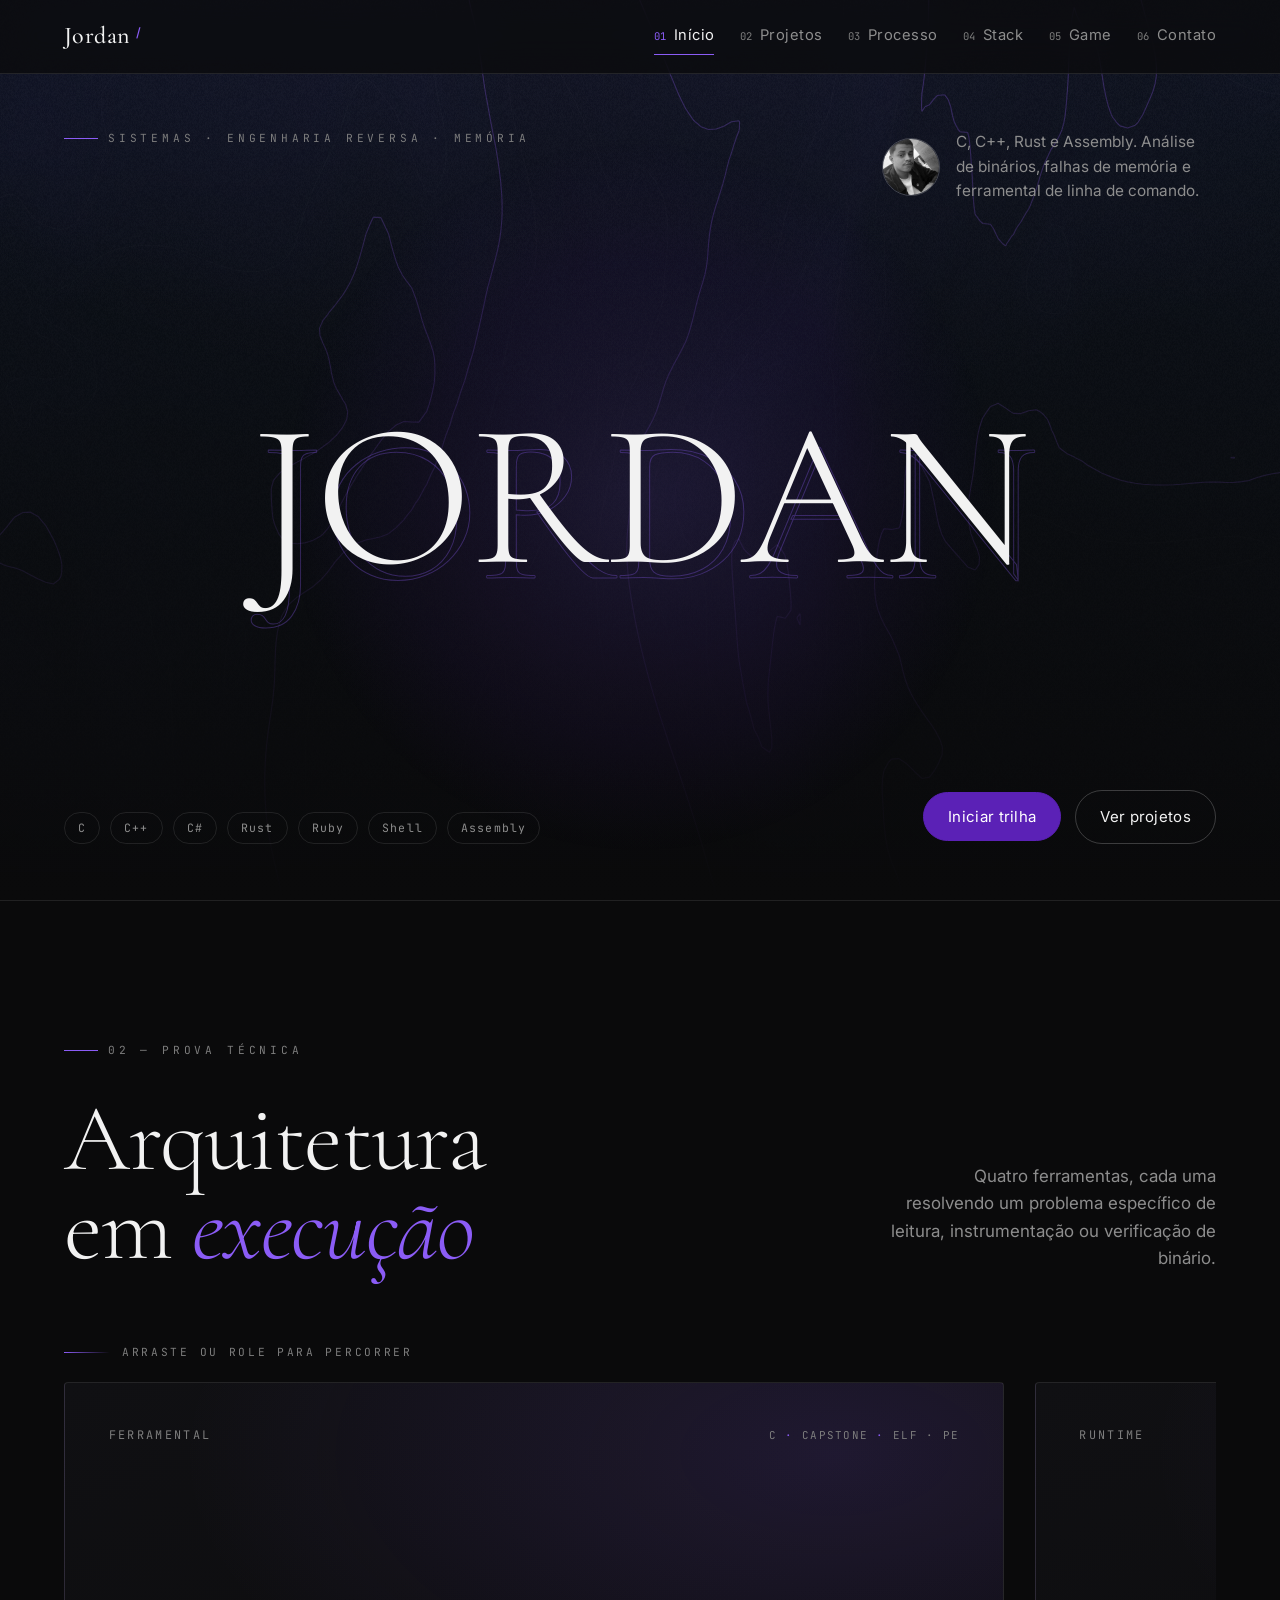
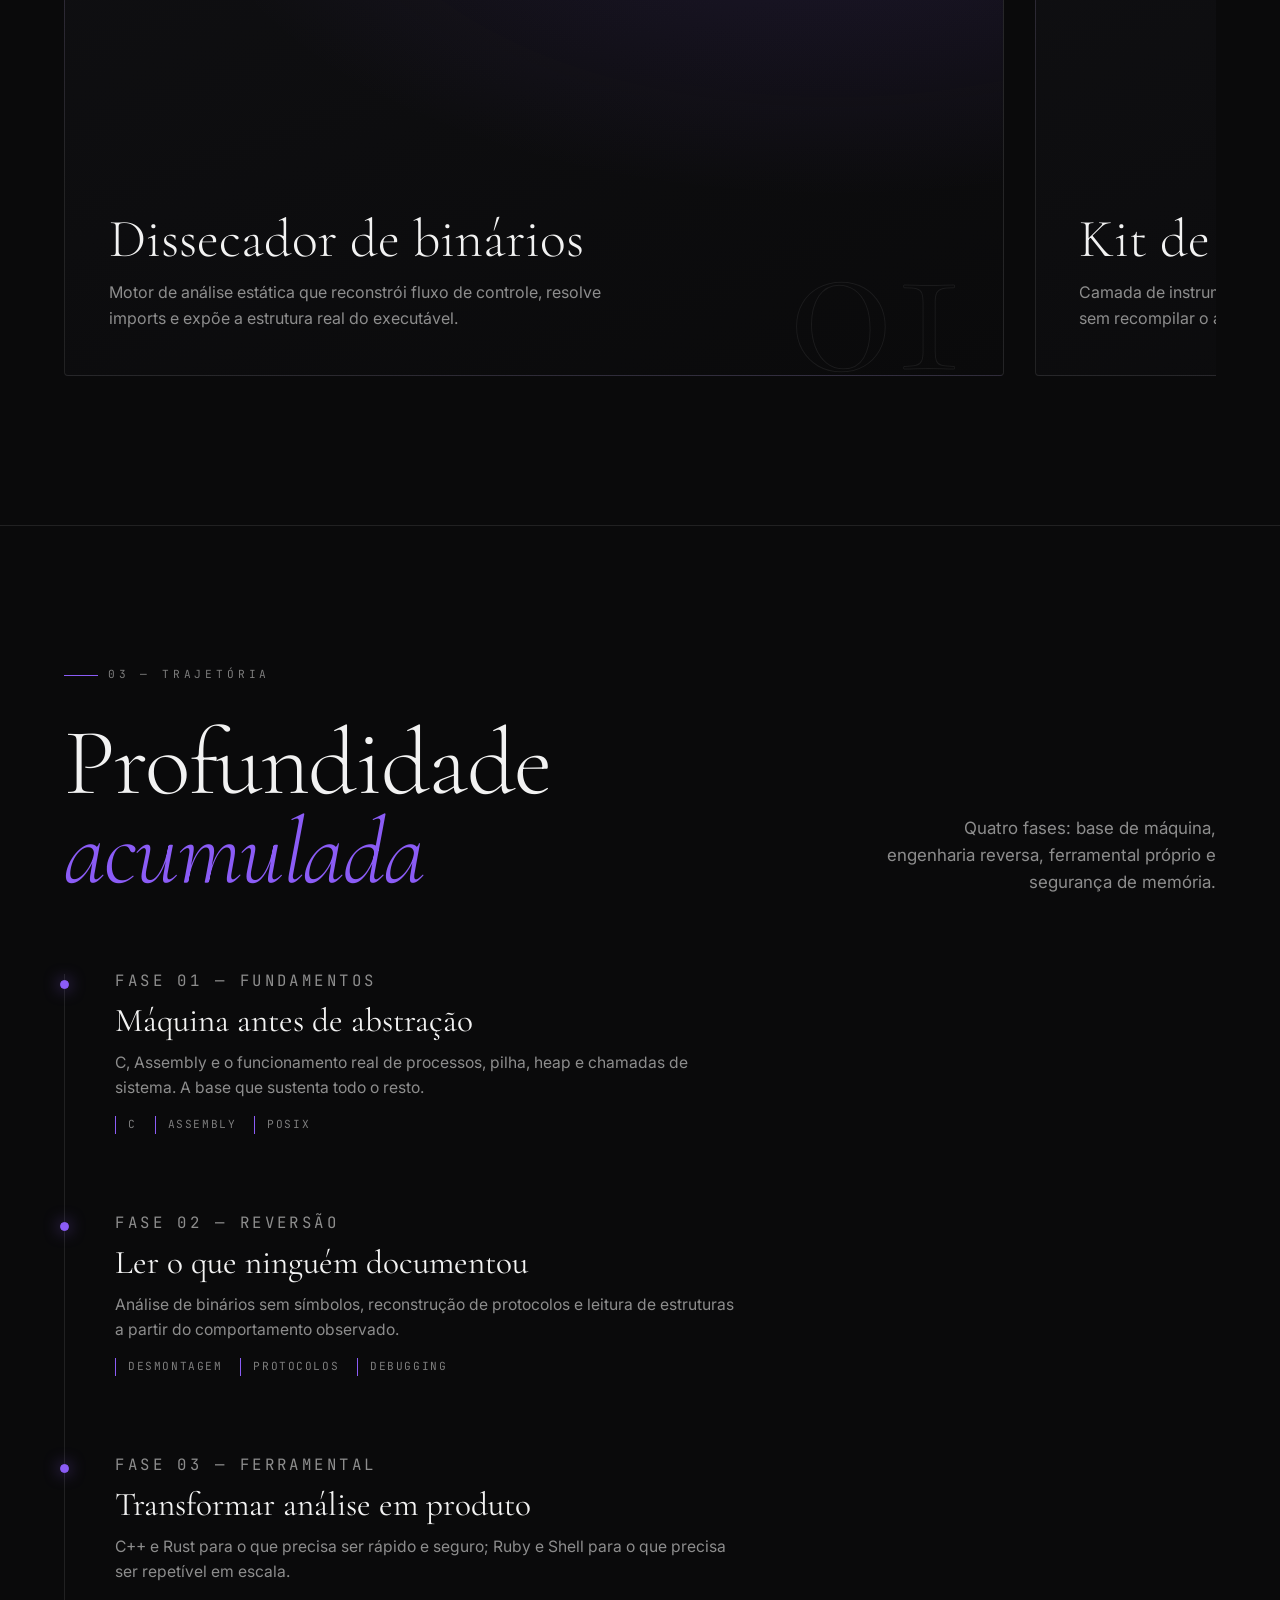
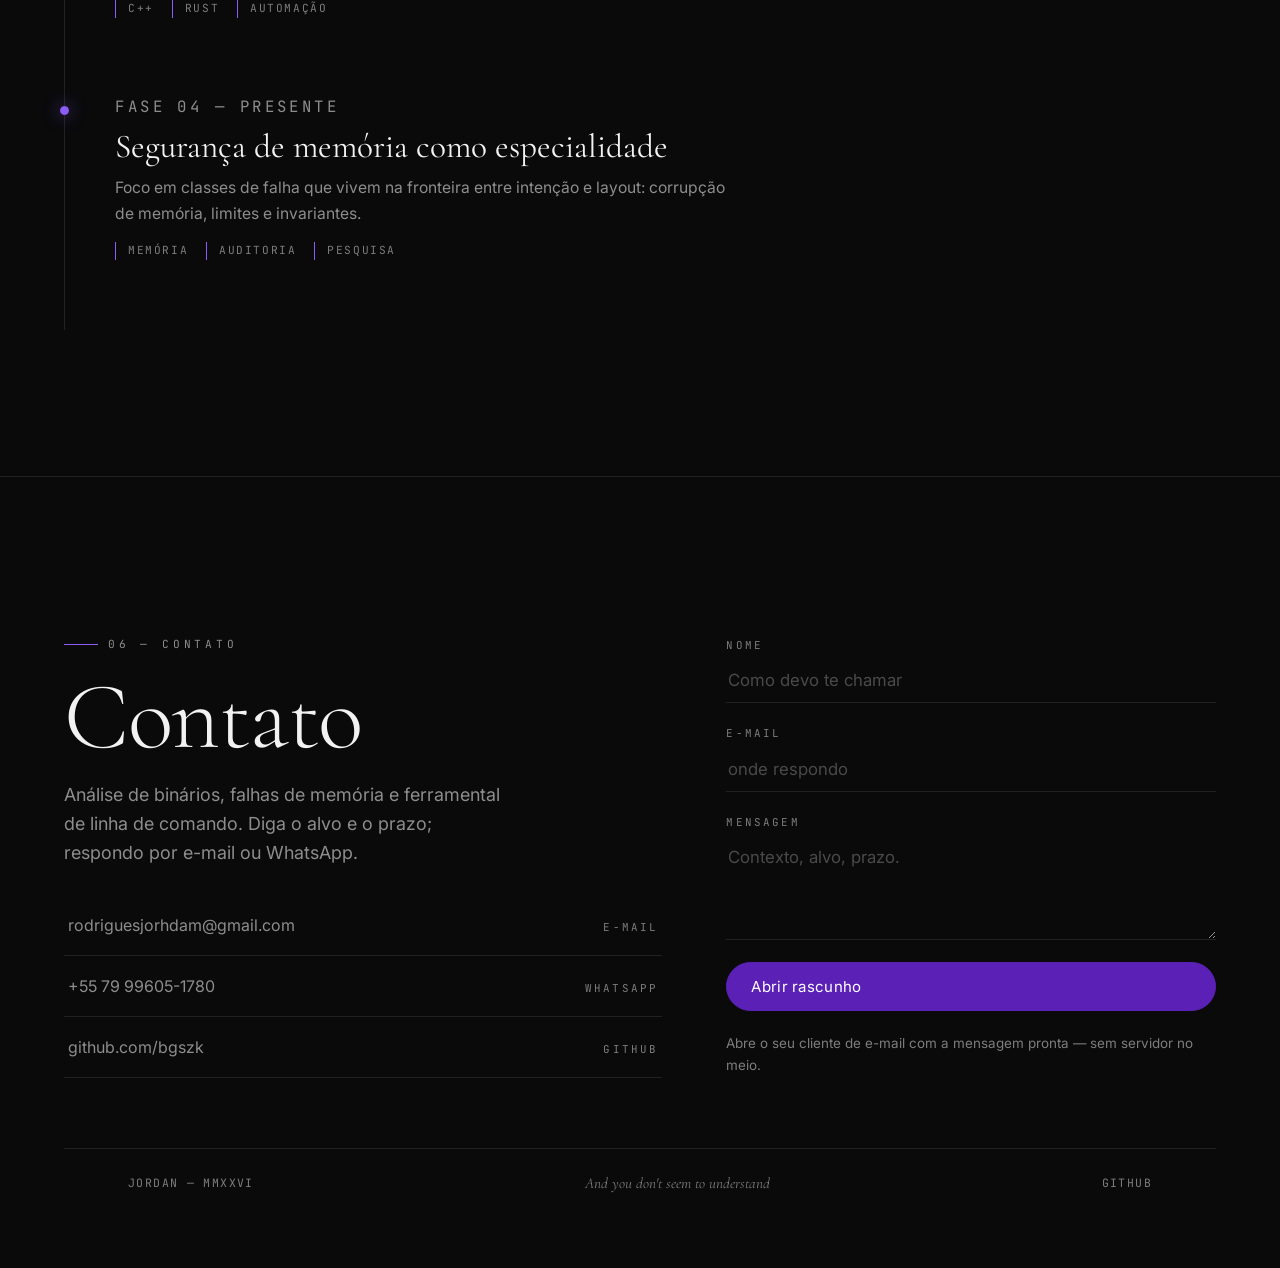
<file: index.html>
<!DOCTYPE html>
<html lang="pt-BR">
<head>
  <meta charset="UTF-8">
  <meta name="viewport" content="width=device-width, initial-scale=1.0">
  <title>Jordan — Sistemas de Baixo Nível &amp; Engenharia Reversa</title>
  <meta name="description" content="Portfólio de Jordan: sistemas de baixo nível, engenharia reversa, segurança de memória e ferramental em C, C++, Rust, Ruby e Assembly.">
  <link rel="icon" href="assets/favicon.svg" type="image/svg+xml">
  <link rel="preconnect" href="https://fonts.googleapis.com">
  <link rel="preconnect" href="https://fonts.gstatic.com" crossorigin>
  <link href="https://fonts.googleapis.com/css2?family=Cormorant+Garamond:ital,wght@0,300;0,400;0,500;1,300;1,400&family=Inter:wght@300;400;500&family=JetBrains+Mono:wght@400;500&display=swap" rel="stylesheet">
  <link rel="stylesheet" href="style.css">
</head>
<body>
  <canvas id="bg-canvas" aria-hidden="true"></canvas>
  <div class="field-scrim" aria-hidden="true"></div>

  <div class="site-shell">
    <header class="topbar">
      <a class="brand" href="index.html">Jordan<span class="brand-mark">/</span></a>
      <nav class="tabs" aria-label="Navegação principal">
        <a href="index.html" class="is-active" aria-current="page"><span>01</span>Início</a>
        <a href="projetos.html"><span>02</span>Projetos</a>
        <a href="processo.html"><span>03</span>Processo</a>
        <a href="codes.html"><span>04</span>Stack</a>
        <a href="game.html"><span>05</span>Game</a>
        <a href="contato.html"><span>06</span>Contato</a>
      </nav>
    </header>

    <main>
      <h1 class="sr-only">Jordan — engenharia de sistemas de baixo nível e engenharia reversa</h1>

      <!-- ============ HERO MONOLITH ============ -->
      <section class="hero">
        <div class="hero-top">
          <p class="eyebrow">Sistemas · Engenharia reversa · Memória</p>
          <div class="hero-about">
            <img
              class="hero-about-avatar"
              src="assets/retrato.jpg"
              alt=""
              width="160" height="160"
              onerror="this.onerror=null;this.src='assets/retrato-placeholder.svg';">
            <p class="hero-role">
              C, C++, Rust e Assembly. Análise de binários, falhas de memória e
              ferramental de linha de comando.
            </p>
          </div>
        </div>

        <div class="hero-stage" aria-hidden="true">
          <span class="hero-name-echo">JORDAN</span>
          <span class="hero-name">JORDAN</span>
        </div>

        <div class="hero-bottom">
          <div class="hero-stack">
            <span>C</span>
            <span>C++</span>
            <span>C#</span>
            <span>Rust</span>
            <span>Ruby</span>
            <span>Shell</span>
            <span>Assembly</span>
          </div>

          <div class="hero-actions">
            <button id="musicBtn" class="btn btn--primary" type="button">Iniciar trilha</button>
            <a class="btn" href="projetos.html">Ver projetos</a>
          </div>
        </div>
      </section>

      <!-- ============ PROJECT MATRIX ============ -->
      <section class="section matrix" id="projetos">
        <div class="section-head">
          <p class="eyebrow">02 — Prova técnica</p>
          <h2 class="display" data-reveal>Arquitetura<br>em <em>execução</em></h2>
          <p class="lede" data-reveal>
            Quatro ferramentas, cada uma resolvendo um problema específico de
            leitura, instrumentação ou verificação de binário.
          </p>
        </div>

        <p class="matrix-hint"><i></i>Arraste ou role para percorrer</p>

        <div class="matrix-track">
          <article class="case-card" data-index="01" tabindex="0">
            <div class="case-top">
              <p class="mono-label">Ferramental</p>
              <div class="case-tags"><span>C</span><span>Capstone</span><span>ELF · PE</span></div>
            </div>
            <div class="case-body">
              <h3>Dissecador de binários</h3>
              <p>Motor de análise estática que reconstrói fluxo de controle, resolve imports e expõe a estrutura real do executável.</p>
            </div>
            <div class="case-glass">
              <dl>
                <div><dt>Problema</dt><dd>Binários sem símbolos tornam auditoria e depuração lentas e manuais.</dd></div>
                <div><dt>Abordagem</dt><dd>Parser próprio de cabeçalhos e seções, desmontagem linear com resolução de saltos.</dd></div>
                <div><dt>Núcleo</dt><dd>Leitura de arquivo por mmap, tabelas de relocação e heurísticas de função.</dd></div>
              </dl>
            </div>
          </article>

          <article class="case-card" data-index="02" tabindex="0">
            <div class="case-top">
              <p class="mono-label">Runtime</p>
              <div class="case-tags"><span>C++</span><span>Hooking</span><span>Tracing</span></div>
            </div>
            <div class="case-body">
              <h3>Kit de introspecção</h3>
              <p>Camada de instrumentação que observa chamadas em tempo real sem recompilar o alvo.</p>
            </div>
            <div class="case-glass">
              <dl>
                <div><dt>Problema</dt><dd>Comportamento só se revela em execução — e o alvo não pode ser modificado.</dd></div>
                <div><dt>Abordagem</dt><dd>Interceptação de chamadas com ponteiros gerenciados e despacho por assinatura.</dd></div>
                <div><dt>Núcleo</dt><dd>C++ moderno, RAII sobre recursos nativos, registro tipado de rotinas.</dd></div>
              </dl>
            </div>
          </article>

          <article class="case-card" data-index="03" tabindex="0">
            <div class="case-top">
              <p class="mono-label">Sistemas</p>
              <div class="case-tags"><span>Rust</span><span>FFI</span><span>Unsafe</span></div>
            </div>
            <div class="case-body">
              <h3>Mapeador de memória</h3>
              <p>Modelagem de regiões mapeadas e permissões para responder onde um endereço vive — e o que ele pode fazer ali.</p>
            </div>
            <div class="case-glass">
              <dl>
                <div><dt>Problema</dt><dd>Endereços sem contexto de região escondem falhas de permissão e de layout.</dd></div>
                <div><dt>Abordagem</dt><dd>Estrutura de intervalos com busca logarítmica e verificação de limites.</dd></div>
                <div><dt>Núcleo</dt><dd>Ownership do Rust nas bordas, blocos unsafe isolados e documentados.</dd></div>
              </dl>
            </div>
          </article>

          <article class="case-card" data-index="04" tabindex="0">
            <div class="case-top">
              <p class="mono-label">Automação</p>
              <div class="case-tags"><span>Ruby</span><span>Shell</span><span>POSIX</span></div>
            </div>
            <div class="case-body">
              <h3>Suíte forense de linha de comando</h3>
              <p>Pipelines que varrem artefatos, extraem strings significativas e produzem relatórios auditáveis.</p>
            </div>
            <div class="case-glass">
              <dl>
                <div><dt>Problema</dt><dd>Triagem manual não escala e não deixa rastro reproduzível.</dd></div>
                <div><dt>Abordagem</dt><dd>Coletores idempotentes, saída determinística e relatório versionável.</dd></div>
                <div><dt>Núcleo</dt><dd>Ruby para parsing estruturado, Shell com <code>set -euo pipefail</code> para orquestração.</dd></div>
              </dl>
            </div>
          </article>
        </div>
      </section>

      <!-- ============ TIMELINE ============ -->
      <section class="section" id="processo">
        <div class="section-head">
          <p class="eyebrow">03 — Trajetória</p>
          <h2 class="display" data-reveal>Profundidade<br><em>acumulada</em></h2>
          <p class="lede" data-reveal>
            Quatro fases: base de máquina, engenharia reversa, ferramental próprio
            e segurança de memória.
          </p>
        </div>

        <div class="timeline">
          <article class="tl-item">
            <p class="tl-when">Fase 01 — Fundamentos</p>
            <h3>Máquina antes de abstração</h3>
            <p>C, Assembly e o funcionamento real de processos, pilha, heap e chamadas de sistema. A base que sustenta todo o resto.</p>
            <div class="tl-metrics"><span>C</span><span>Assembly</span><span>POSIX</span></div>
          </article>

          <article class="tl-item">
            <p class="tl-when">Fase 02 — Reversão</p>
            <h3>Ler o que ninguém documentou</h3>
            <p>Análise de binários sem símbolos, reconstrução de protocolos e leitura de estruturas a partir do comportamento observado.</p>
            <div class="tl-metrics"><span>Desmontagem</span><span>Protocolos</span><span>Debugging</span></div>
          </article>

          <article class="tl-item">
            <p class="tl-when">Fase 03 — Ferramental</p>
            <h3>Transformar análise em produto</h3>
            <p>C++ e Rust para o que precisa ser rápido e seguro; Ruby e Shell para o que precisa ser repetível em escala.</p>
            <div class="tl-metrics"><span>C++</span><span>Rust</span><span>Automação</span></div>
          </article>

          <article class="tl-item">
            <p class="tl-when">Fase 04 — Presente</p>
            <h3>Segurança de memória como especialidade</h3>
            <p>Foco em classes de falha que vivem na fronteira entre intenção e layout: corrupção de memória, limites e invariantes.</p>
            <div class="tl-metrics"><span>Memória</span><span>Auditoria</span><span>Pesquisa</span></div>
          </article>
        </div>
      </section>

      <!-- ============ CONTACT TERMINAL ============ -->
      <section class="terminal" id="contato">
        <div class="terminal-inner">
          <div class="terminal-left">
            <p class="eyebrow eyebrow--block">06 — Contato</p>
            <h2 class="display" data-reveal>Contato</h2>
            <p data-reveal>
              Análise de binários, falhas de memória e ferramental de linha de
              comando. Diga o alvo e o prazo; respondo por e-mail ou WhatsApp.
            </p>

            <div class="magnetic-list">
              <a class="magnetic" data-magnetic href="mailto:rodriguesjorhdam@gmail.com">
                rodriguesjorhdam@gmail.com <b>E-mail</b>
              </a>
              <a class="magnetic" data-magnetic href="https://wa.me/5579996051780" target="_blank" rel="noopener noreferrer">
                +55 79 99605-1780 <b>WhatsApp</b>
              </a>
              <a class="magnetic" data-magnetic href="https://github.com/bgszk" target="_blank" rel="noopener noreferrer">
                github.com/bgszk <b>GitHub</b>
              </a>
            </div>
          </div>

          <form class="contact-form" data-mailto="rodriguesjorhdam@gmail.com">
            <div class="field">
              <label for="c-name">Nome</label>
              <input id="c-name" name="name" type="text" placeholder="Como devo te chamar" autocomplete="name" required>
            </div>
            <div class="field">
              <label for="c-email">E-mail</label>
              <input id="c-email" name="email" type="email" placeholder="onde respondo" autocomplete="email" required>
            </div>
            <div class="field">
              <label for="c-message">Mensagem</label>
              <textarea id="c-message" name="message" rows="4" placeholder="Contexto, alvo, prazo." required></textarea>
            </div>
            <button class="btn btn--primary" type="submit">Abrir rascunho</button>
            <p class="form-note">Abre o seu cliente de e-mail com a mensagem pronta — sem servidor no meio.</p>
          </form>
        </div>

        <footer class="site-foot">
          <span>Jordan — MMXXVI</span>
          <span class="foot-quote">And you don&apos;t seem to understand</span>
          <a href="https://github.com/bgszk" target="_blank" rel="noopener noreferrer">GitHub</a>
        </footer>
      </section>
    </main>
  </div>

  <audio id="bgMusic" loop preload="none">
    <source src="lain.mp3" type="audio/mpeg">
  </audio>

  <script src="background.js"></script>
  <script src="script.js"></script>
</body>
</html>
</file>
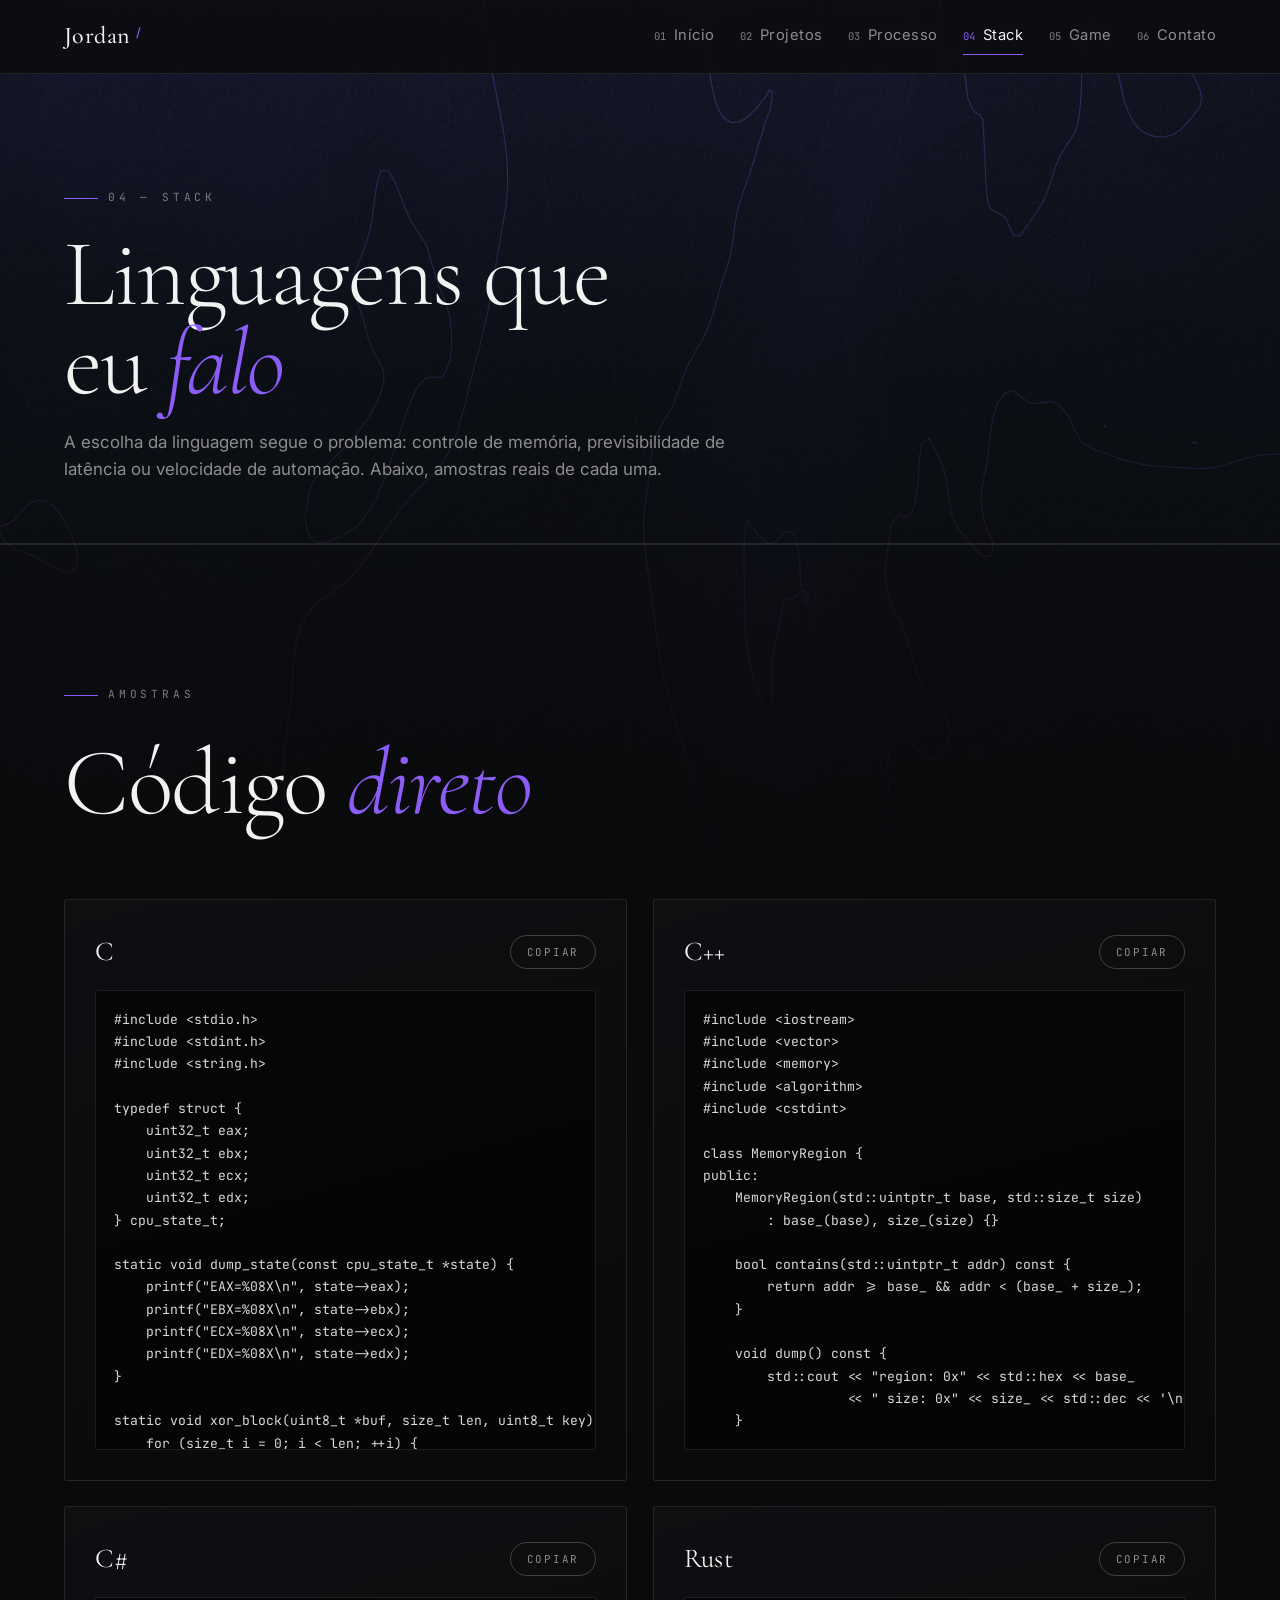
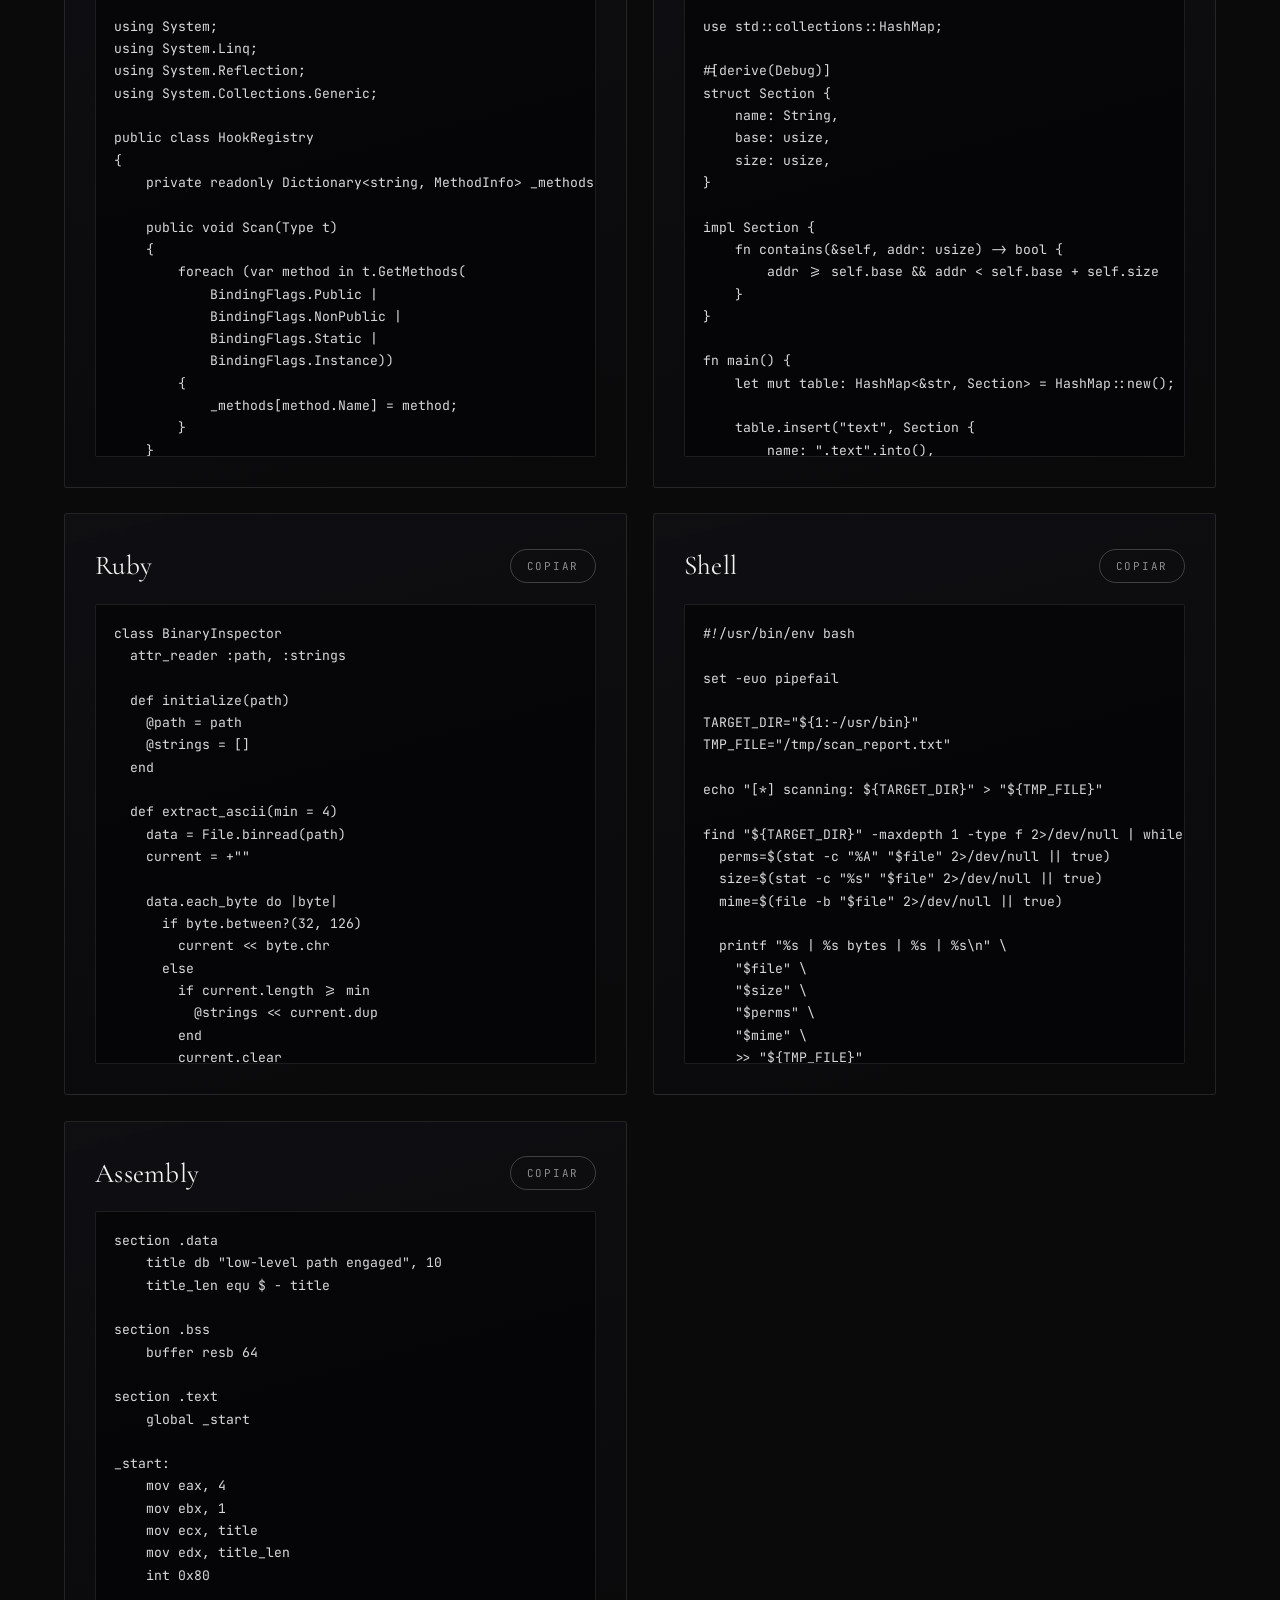
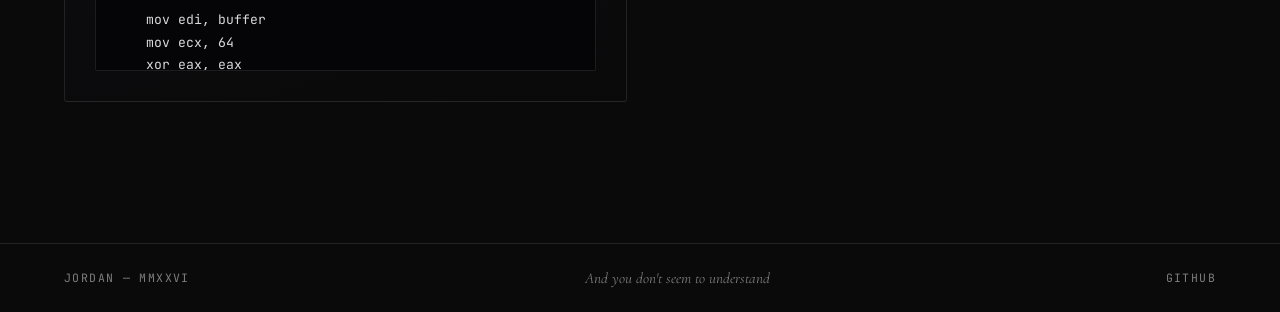
<file: codes.html>
<!DOCTYPE html>
<html lang="pt-BR">
<head>
  <meta charset="UTF-8">
  <meta name="viewport" content="width=device-width, initial-scale=1.0">
  <title>Stack — Jordan</title>
  <meta name="description" content="Amostras de código em C, C++, C#, Rust, Ruby, Shell e Assembly.">
  <link rel="icon" href="assets/favicon.svg" type="image/svg+xml">
  <link rel="preconnect" href="https://fonts.googleapis.com">
  <link rel="preconnect" href="https://fonts.gstatic.com" crossorigin>
  <link href="https://fonts.googleapis.com/css2?family=Cormorant+Garamond:ital,wght@0,300;0,400;0,500;1,300;1,400&family=Inter:wght@300;400;500&family=JetBrains+Mono:wght@400;500&display=swap" rel="stylesheet">
  <link rel="stylesheet" href="style.css">
</head>
<body>
  <canvas id="bg-canvas" aria-hidden="true"></canvas>
  <div class="field-scrim" aria-hidden="true"></div>

  <div class="site-shell">
    <header class="topbar">
      <a class="brand" href="index.html">Jordan<span class="brand-mark">/</span></a>
      <nav class="tabs" aria-label="Navegação principal">
        <a href="index.html"><span>01</span>Início</a>
        <a href="projetos.html"><span>02</span>Projetos</a>
        <a href="processo.html"><span>03</span>Processo</a>
        <a href="codes.html" class="is-active" aria-current="page"><span>04</span>Stack</a>
        <a href="game.html"><span>05</span>Game</a>
        <a href="contato.html"><span>06</span>Contato</a>
      </nav>
    </header>

    <main>
      <section class="page-hero">
        <p class="eyebrow">04 — Stack</p>
        <h1 class="display">Linguagens que<br>eu <em>falo</em></h1>
        <p class="lede">
          A escolha da linguagem segue o problema: controle de memória, previsibilidade
          de latência ou velocidade de automação. Abaixo, amostras reais de cada uma.
        </p>
      </section>

      <section class="section">
        <div class="section-head">
          <p class="eyebrow">Amostras</p>
          <h2 class="display" data-reveal>Código <em>direto</em></h2>
          <p class="lede" data-reveal>Trechos que exercitam controle de memória, tipagem e estrutura.</p>
        </div>

        <div class="skills-grid">
          <article class="skill-card">
            <div class="skill-top">
              <h2>C</h2>
              <button class="copyBtn" type="button">Copiar</button>
            </div>
            <pre><code>#include &lt;stdio.h&gt;
#include &lt;stdint.h&gt;
#include &lt;string.h&gt;

typedef struct {
    uint32_t eax;
    uint32_t ebx;
    uint32_t ecx;
    uint32_t edx;
} cpu_state_t;

static void dump_state(const cpu_state_t *state) {
    printf("EAX=%08X\n", state-&gt;eax);
    printf("EBX=%08X\n", state-&gt;ebx);
    printf("ECX=%08X\n", state-&gt;ecx);
    printf("EDX=%08X\n", state-&gt;edx);
}

static void xor_block(uint8_t *buf, size_t len, uint8_t key) {
    for (size_t i = 0; i &lt; len; ++i) {
        buf[i] ^= key;
    }
}

int main(void) {
    cpu_state_t state = {
        .eax = 0xDEADBEEF,
        .ebx = 0xCAFEBABE,
        .ecx = 0x41414141,
        .edx = 0x13371337
    };

    uint8_t payload[] = "raw-buffer-control";
    xor_block(payload, strlen((char*)payload), 0x5A);

    dump_state(&state);
    printf("patched: ");
    for (size_t i = 0; i &lt; sizeof(payload) - 1; ++i) {
        printf("%02X ", payload[i]);
    }
    printf("\n");

    return 0;
}</code></pre>
          </article>

          <article class="skill-card">
            <div class="skill-top">
              <h2>C++</h2>
              <button class="copyBtn" type="button">Copiar</button>
            </div>
            <pre><code>#include &lt;iostream&gt;
#include &lt;vector&gt;
#include &lt;memory&gt;
#include &lt;algorithm&gt;
#include &lt;cstdint&gt;

class MemoryRegion {
public:
    MemoryRegion(std::uintptr_t base, std::size_t size)
        : base_(base), size_(size) {}

    bool contains(std::uintptr_t addr) const {
        return addr &gt;= base_ &amp;&amp; addr &lt; (base_ + size_);
    }

    void dump() const {
        std::cout &lt;&lt; "region: 0x" &lt;&lt; std::hex &lt;&lt; base_
                  &lt;&lt; " size: 0x" &lt;&lt; size_ &lt;&lt; std::dec &lt;&lt; '\n';
    }

private:
    std::uintptr_t base_;
    std::size_t size_;
};

int main() {
    std::vector&lt;std::unique_ptr&lt;MemoryRegion&gt;&gt; regions;
    regions.emplace_back(std::make_unique&lt;MemoryRegion&gt;(0x1000, 0x200));
    regions.emplace_back(std::make_unique&lt;MemoryRegion&gt;(0x2000, 0x400));
    regions.emplace_back(std::make_unique&lt;MemoryRegion&gt;(0x3000, 0x800));

    for (const auto&amp; region : regions) {
        region-&gt;dump();
    }

    auto target = std::find_if(
        regions.begin(),
        regions.end(),
        [](const auto&amp; region) {
            return region-&gt;contains(0x22AF);
        }
    );

    if (target != regions.end()) {
        std::cout &lt;&lt; "address mapped inside region\n";
    } else {
        std::cout &lt;&lt; "address not mapped\n";
    }

    return 0;
}</code></pre>
          </article>

          <article class="skill-card">
            <div class="skill-top">
              <h2>C#</h2>
              <button class="copyBtn" type="button">Copiar</button>
            </div>
            <pre><code>using System;
using System.Linq;
using System.Reflection;
using System.Collections.Generic;

public class HookRegistry
{
    private readonly Dictionary&lt;string, MethodInfo&gt; _methods = new();

    public void Scan(Type t)
    {
        foreach (var method in t.GetMethods(
            BindingFlags.Public |
            BindingFlags.NonPublic |
            BindingFlags.Static |
            BindingFlags.Instance))
        {
            _methods[method.Name] = method;
        }
    }

    public void Dump()
    {
        foreach (var pair in _methods.OrderBy(p =&gt; p.Key))
        {
            Console.WriteLine($"{pair.Key} -&gt; {pair.Value.ReturnType.Name}");
        }
    }
}

public class TargetRuntime
{
    private static string ResolveToken(int token) =&gt; $"token:{token:X}";
    public int Patch(int address) =&gt; address ^ 0x45AF;
}

public static class Program
{
    public static void Main()
    {
        var registry = new HookRegistry();
        registry.Scan(typeof(TargetRuntime));
        registry.Dump();

        var runtime = new TargetRuntime();
        Console.WriteLine(runtime.Patch(0x401000));
    }
}</code></pre>
          </article>

          <article class="skill-card">
            <div class="skill-top">
              <h2>Rust</h2>
              <button class="copyBtn" type="button">Copiar</button>
            </div>
            <pre><code>use std::collections::HashMap;

#[derive(Debug)]
struct Section {
    name: String,
    base: usize,
    size: usize,
}

impl Section {
    fn contains(&self, addr: usize) -&gt; bool {
        addr &gt;= self.base &amp;&amp; addr &lt; self.base + self.size
    }
}

fn main() {
    let mut table: HashMap&lt;&amp;str, Section&gt; = HashMap::new();

    table.insert("text", Section {
        name: ".text".into(),
        base: 0x401000,
        size: 0x1800,
    });

    table.insert("rdata", Section {
        name: ".rdata".into(),
        base: 0x403000,
        size: 0x0C00,
    });

    table.insert("data", Section {
        name: ".data".into(),
        base: 0x404000,
        size: 0x0800,
    });

    let probe = 0x401ABC;

    for (_, section) in &table {
        if section.contains(probe) {
            println!("address {:#X} inside {}", probe, section.name);
        }
    }
}</code></pre>
          </article>

          <article class="skill-card">
            <div class="skill-top">
              <h2>Ruby</h2>
              <button class="copyBtn" type="button">Copiar</button>
            </div>
            <pre><code>class BinaryInspector
  attr_reader :path, :strings

  def initialize(path)
    @path = path
    @strings = []
  end

  def extract_ascii(min = 4)
    data = File.binread(path)
    current = +""

    data.each_byte do |byte|
      if byte.between?(32, 126)
        current &lt;&lt; byte.chr
      else
        if current.length &gt;= min
          @strings &lt;&lt; current.dup
        end
        current.clear
      end
    end

    @strings
  end

  def summary
    puts "file: #{path}"
    puts "strings found: #{@strings.length}"
    @strings.first(10).each_with_index do |str, i|
      puts "[#{i}] #{str}"
    end
  end
end

inspector = BinaryInspector.new("sample.bin")
inspector.extract_ascii
inspector.summary</code></pre>
          </article>

          <article class="skill-card">
            <div class="skill-top">
              <h2>Shell</h2>
              <button class="copyBtn" type="button">Copiar</button>
            </div>
            <pre><code>#!/usr/bin/env bash

set -euo pipefail

TARGET_DIR="${1:-/usr/bin}"
TMP_FILE="/tmp/scan_report.txt"

echo "[*] scanning: ${TARGET_DIR}" &gt; "${TMP_FILE}"

find "${TARGET_DIR}" -maxdepth 1 -type f 2&gt;/dev/null | while read -r file; do
  perms=$(stat -c "%A" "$file" 2&gt;/dev/null || true)
  size=$(stat -c "%s" "$file" 2&gt;/dev/null || true)
  mime=$(file -b "$file" 2&gt;/dev/null || true)

  printf "%s | %s bytes | %s | %s\n" \
    "$file" \
    "$size" \
    "$perms" \
    "$mime" \
    &gt;&gt; "${TMP_FILE}"
done

sort "${TMP_FILE}" | tail -n 50

echo "[+] report saved in ${TMP_FILE}"</code></pre>
          </article>

          <article class="skill-card">
            <div class="skill-top">
              <h2>Assembly</h2>
              <button class="copyBtn" type="button">Copiar</button>
            </div>
            <pre><code>section .data
    title db "low-level path engaged", 10
    title_len equ $ - title

section .bss
    buffer resb 64

section .text
    global _start

_start:
    mov eax, 4
    mov ebx, 1
    mov ecx, title
    mov edx, title_len
    int 0x80

    mov edi, buffer
    mov ecx, 64
    xor eax, eax

fill_loop:
    mov [edi], al
    inc edi
    inc eax
    loop fill_loop

    mov eax, 1
    xor ebx, ebx
    int 0x80</code></pre>
          </article>
        </div>
      </section>

      <footer class="site-foot">
        <span>Jordan — MMXXVI</span>
        <span class="foot-quote">And you don&apos;t seem to understand</span>
        <a href="https://github.com/bgszk" target="_blank" rel="noopener noreferrer">GitHub</a>
      </footer>
    </main>
  </div>

  <script src="background.js"></script>
  <script src="script.js"></script>
</body>
</html>
</file>
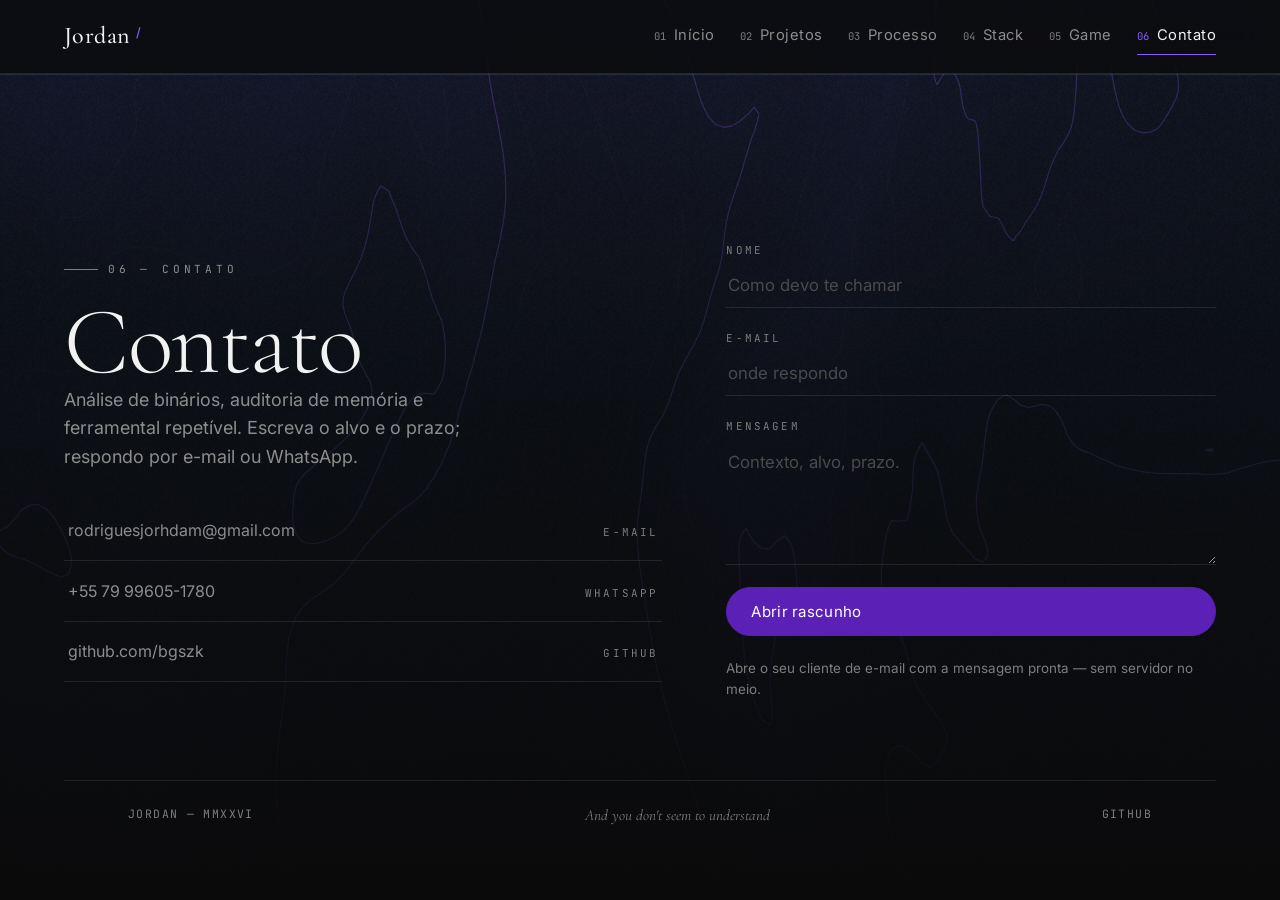
<file: contato.html>
<!DOCTYPE html>
<html lang="pt-BR">
<head>
  <meta charset="UTF-8">
  <meta name="viewport" content="width=device-width, initial-scale=1.0">
  <title>Contato — Jordan</title>
  <meta name="description" content="Contato de Jordan: e-mail, WhatsApp e GitHub — para projetos de baixo nível, análise de binários e segurança de memória.">
  <link rel="icon" href="assets/favicon.svg" type="image/svg+xml">
  <link rel="preconnect" href="https://fonts.googleapis.com">
  <link rel="preconnect" href="https://fonts.gstatic.com" crossorigin>
  <link href="https://fonts.googleapis.com/css2?family=Cormorant+Garamond:ital,wght@0,300;0,400;0,500;1,300;1,400&family=Inter:wght@300;400;500&family=JetBrains+Mono:wght@400;500&display=swap" rel="stylesheet">
  <link rel="stylesheet" href="style.css">
</head>
<body>
  <canvas id="bg-canvas" aria-hidden="true"></canvas>
  <div class="field-scrim" aria-hidden="true"></div>

  <div class="site-shell">
    <header class="topbar">
      <a class="brand" href="index.html">Jordan<span class="brand-mark">/</span></a>
      <nav class="tabs" aria-label="Navegação principal">
        <a href="index.html"><span>01</span>Início</a>
        <a href="projetos.html"><span>02</span>Projetos</a>
        <a href="processo.html"><span>03</span>Processo</a>
        <a href="codes.html"><span>04</span>Stack</a>
        <a href="game.html"><span>05</span>Game</a>
        <a href="contato.html" class="is-active" aria-current="page"><span>06</span>Contato</a>
      </nav>
    </header>

    <main>
      <section class="terminal">
        <div class="terminal-inner">
          <div class="terminal-left">
            <p class="eyebrow eyebrow--block">06 — Contato</p>
            <h1 class="display" data-reveal>Contato</h1>
            <p data-reveal>
              Análise de binários, auditoria de memória e ferramental repetível.
              Escreva o alvo e o prazo; respondo por e-mail ou WhatsApp.
            </p>

            <div class="magnetic-list">
              <a class="magnetic" data-magnetic href="mailto:rodriguesjorhdam@gmail.com">
                rodriguesjorhdam@gmail.com <b>E-mail</b>
              </a>
              <a class="magnetic" data-magnetic href="https://wa.me/5579996051780" target="_blank" rel="noopener noreferrer">
                +55 79 99605-1780 <b>WhatsApp</b>
              </a>
              <a class="magnetic" data-magnetic href="https://github.com/bgszk" target="_blank" rel="noopener noreferrer">
                github.com/bgszk <b>GitHub</b>
              </a>
            </div>
          </div>

          <form class="contact-form" data-mailto="rodriguesjorhdam@gmail.com">
            <div class="field">
              <label for="c-name">Nome</label>
              <input id="c-name" name="name" type="text" placeholder="Como devo te chamar" autocomplete="name" required>
            </div>
            <div class="field">
              <label for="c-email">E-mail</label>
              <input id="c-email" name="email" type="email" placeholder="onde respondo" autocomplete="email" required>
            </div>
            <div class="field">
              <label for="c-message">Mensagem</label>
              <textarea id="c-message" name="message" rows="5" placeholder="Contexto, alvo, prazo." required></textarea>
            </div>
            <button class="btn btn--primary" type="submit">Abrir rascunho</button>
            <p class="form-note">Abre o seu cliente de e-mail com a mensagem pronta — sem servidor no meio.</p>
          </form>
        </div>

        <footer class="site-foot">
          <span>Jordan — MMXXVI</span>
          <span class="foot-quote">And you don&apos;t seem to understand</span>
          <a href="https://github.com/bgszk" target="_blank" rel="noopener noreferrer">GitHub</a>
        </footer>
      </section>
    </main>
  </div>

  <script src="background.js"></script>
  <script src="script.js"></script>
</body>
</html>
</file>
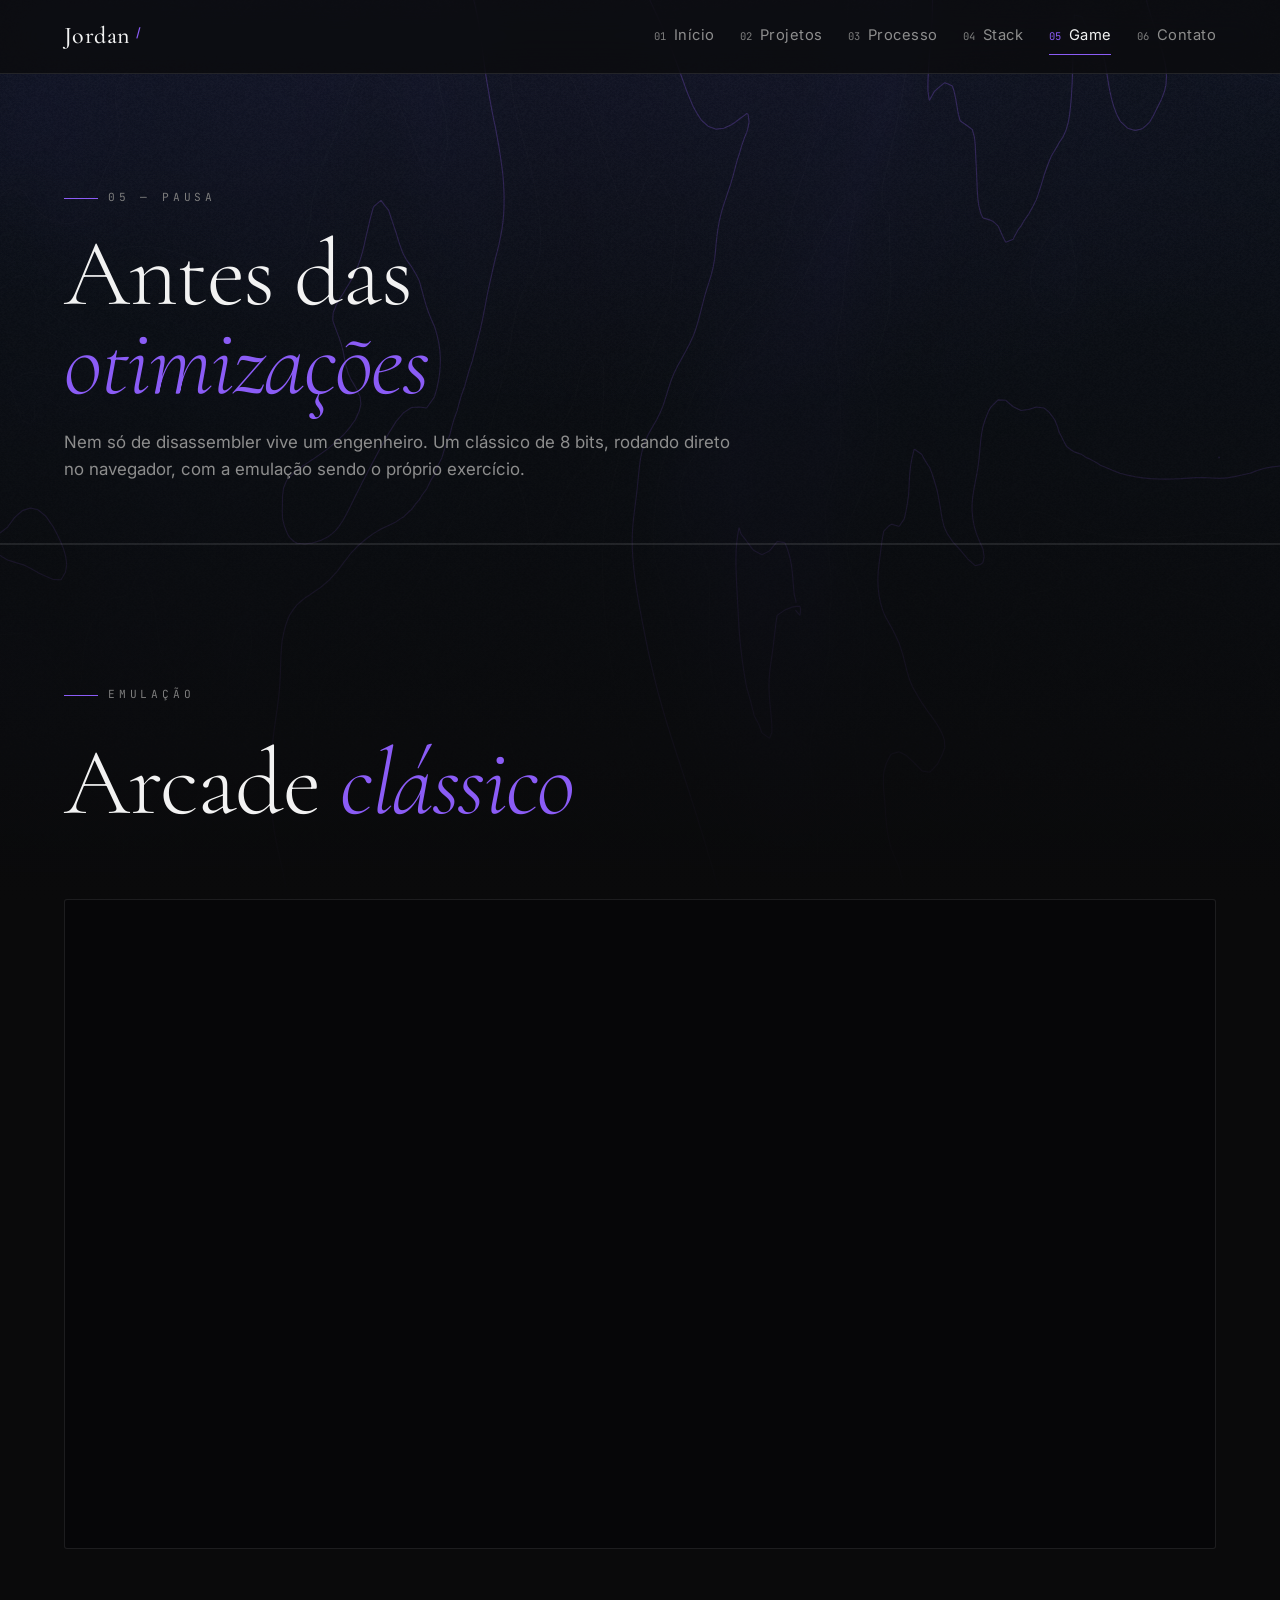
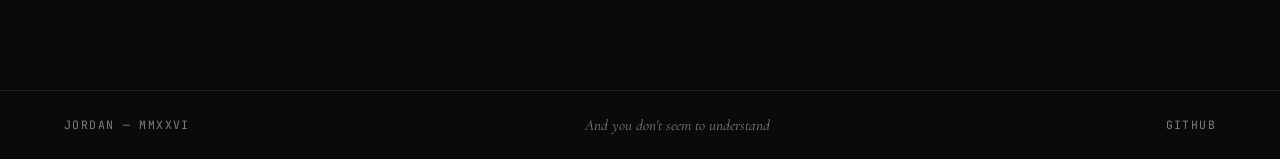
<file: game.html>
<!DOCTYPE html>
<html lang="pt-BR">
<head>
  <meta charset="UTF-8">
  <meta name="viewport" content="width=device-width, initial-scale=1.0">
  <title>Arcade — Jordan</title>
  <meta name="description" content="Pausa obrigatória: um clássico rodando no navegador.">
  <link rel="icon" href="assets/favicon.svg" type="image/svg+xml">
  <link rel="preconnect" href="https://fonts.googleapis.com">
  <link rel="preconnect" href="https://fonts.gstatic.com" crossorigin>
  <link href="https://fonts.googleapis.com/css2?family=Cormorant+Garamond:ital,wght@0,300;0,400;0,500;1,300;1,400&family=Inter:wght@300;400;500&family=JetBrains+Mono:wght@400;500&display=swap" rel="stylesheet">
  <link rel="stylesheet" href="style.css">
</head>
<body>
  <canvas id="bg-canvas" aria-hidden="true"></canvas>
  <div class="field-scrim" aria-hidden="true"></div>

  <div class="site-shell">
    <header class="topbar">
      <a class="brand" href="index.html">Jordan<span class="brand-mark">/</span></a>
      <nav class="tabs" aria-label="Navegação principal">
        <a href="index.html"><span>01</span>Início</a>
        <a href="projetos.html"><span>02</span>Projetos</a>
        <a href="processo.html"><span>03</span>Processo</a>
        <a href="codes.html"><span>04</span>Stack</a>
        <a href="game.html" class="is-active" aria-current="page"><span>05</span>Game</a>
        <a href="contato.html"><span>06</span>Contato</a>
      </nav>
    </header>

    <main>
      <section class="page-hero">
        <p class="eyebrow">05 — Pausa</p>
        <h1 class="display">Antes das<br><em>otimizações</em></h1>
        <p class="lede">
          Nem só de disassembler vive um engenheiro. Um clássico de 8 bits,
          rodando direto no navegador, com a emulação sendo o próprio exercício.
        </p>
      </section>

      <section class="section">
        <div class="section-head">
          <p class="eyebrow">Emulação</p>
          <h2 class="display" data-reveal>Arcade <em>clássico</em></h2>
          <p class="lede" data-reveal>Setas para mover, Z e X para ação.</p>
        </div>

        <div class="game-wrap">
          <iframe
            src="https://www.retrogames.cc/embed/42801-super-mario-bros-nes.html"
            title="Super Mario Bros. — NES, via emulação no navegador"
            allowfullscreen
            loading="lazy">
          </iframe>
        </div>
      </section>

      <footer class="site-foot">
        <span>Jordan — MMXXVI</span>
        <span class="foot-quote">And you don&apos;t seem to understand</span>
        <a href="https://github.com/bgszk" target="_blank" rel="noopener noreferrer">GitHub</a>
      </footer>
    </main>
  </div>

  <script src="background.js"></script>
  <script src="script.js"></script>
</body>
</html>
</file>
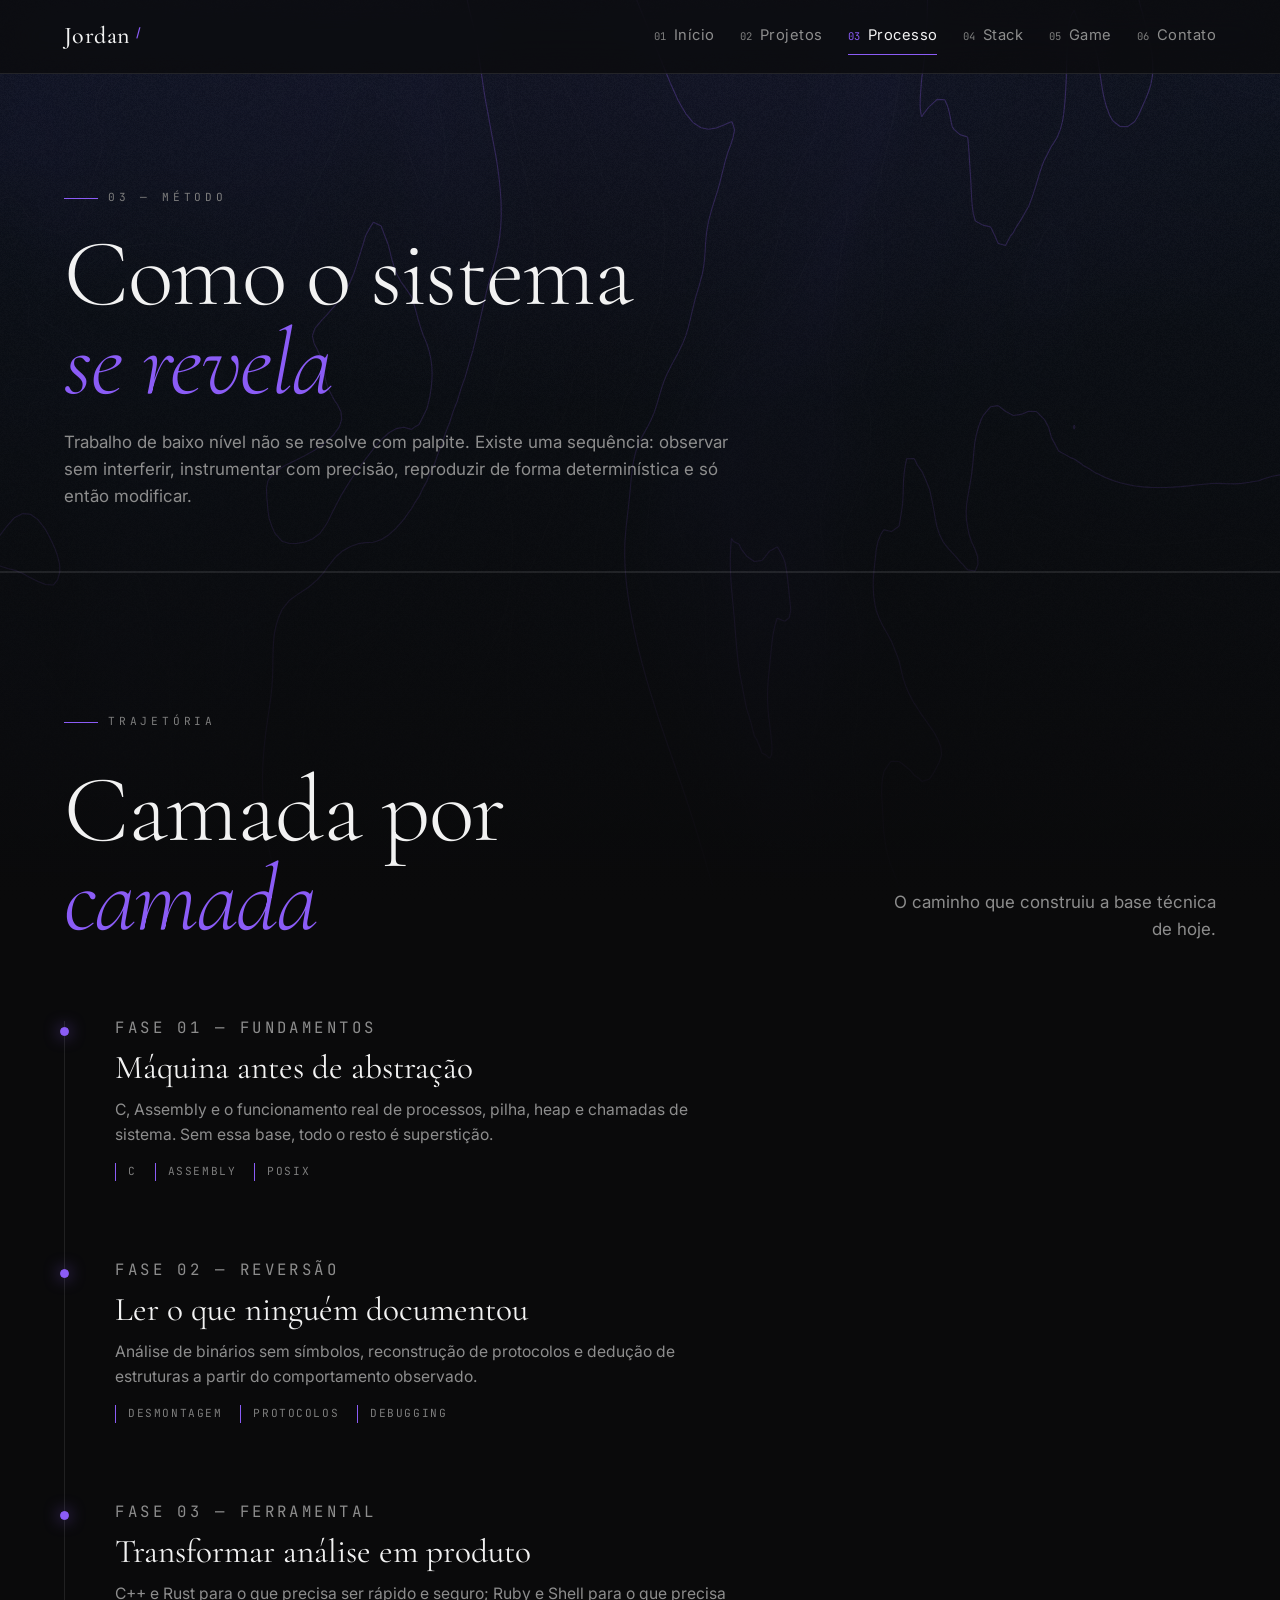
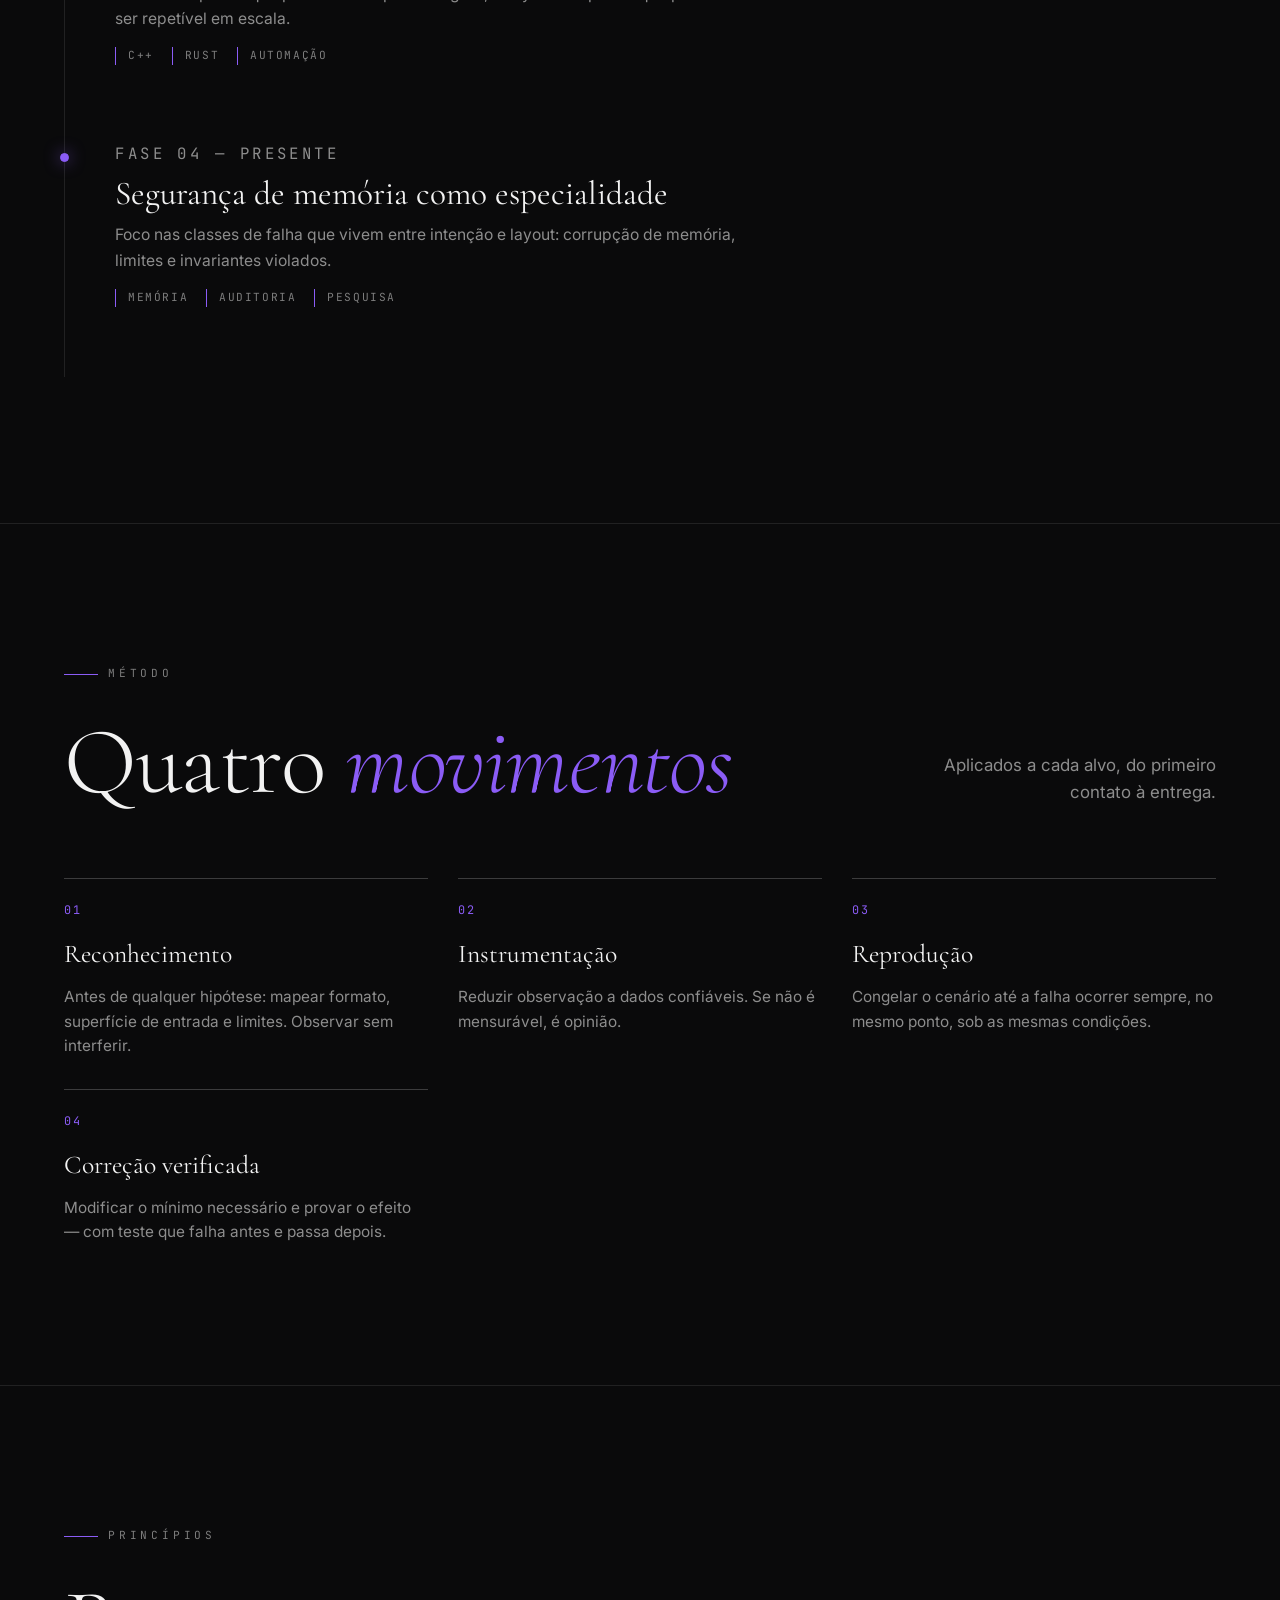
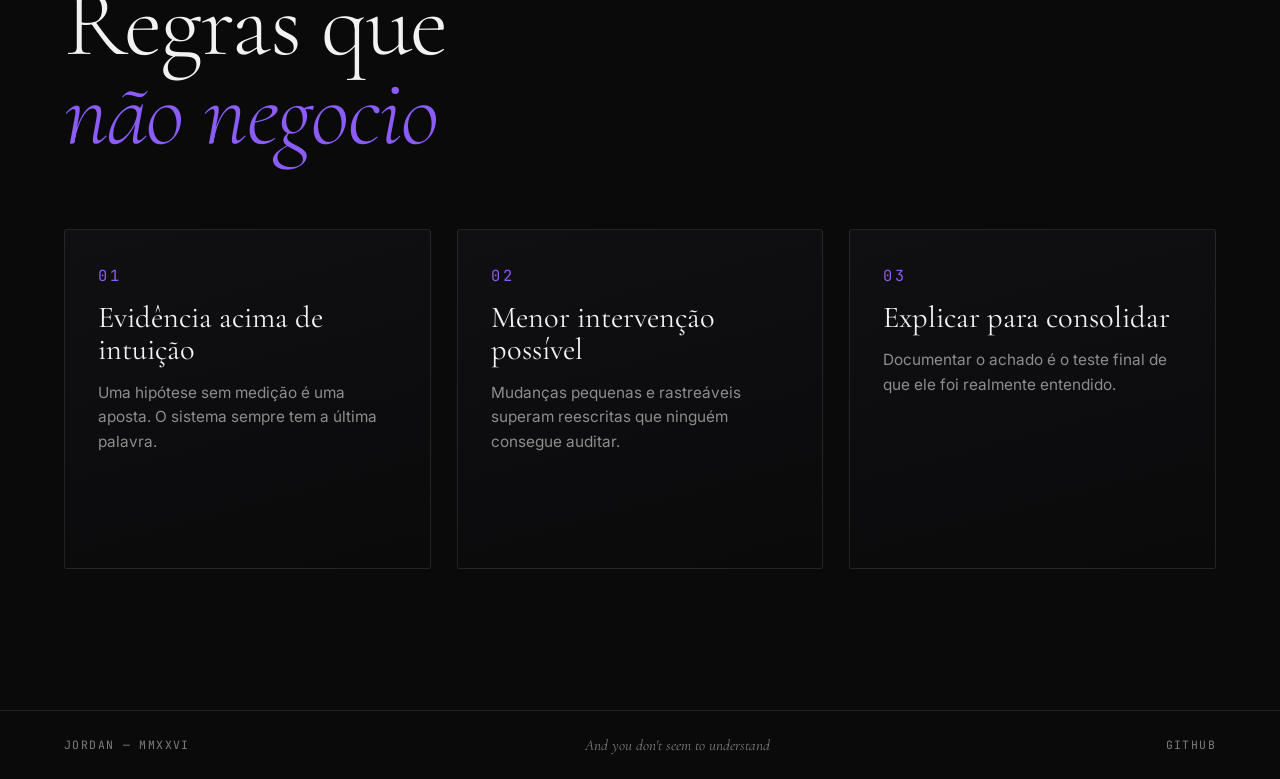
<file: processo.html>
<!DOCTYPE html>
<html lang="pt-BR">
<head>
  <meta charset="UTF-8">
  <meta name="viewport" content="width=device-width, initial-scale=1.0">
  <title>Processo — Jordan</title>
  <meta name="description" content="Método de trabalho: reconhecimento, instrumentação, verificação e entrega em projetos de baixo nível.">
  <link rel="icon" href="assets/favicon.svg" type="image/svg+xml">
  <link rel="preconnect" href="https://fonts.googleapis.com">
  <link rel="preconnect" href="https://fonts.gstatic.com" crossorigin>
  <link href="https://fonts.googleapis.com/css2?family=Cormorant+Garamond:ital,wght@0,300;0,400;0,500;1,300;1,400&family=Inter:wght@300;400;500&family=JetBrains+Mono:wght@400;500&display=swap" rel="stylesheet">
  <link rel="stylesheet" href="style.css">
</head>
<body>
  <canvas id="bg-canvas" aria-hidden="true"></canvas>
  <div class="field-scrim" aria-hidden="true"></div>

  <div class="site-shell">
    <header class="topbar">
      <a class="brand" href="index.html">Jordan<span class="brand-mark">/</span></a>
      <nav class="tabs" aria-label="Navegação principal">
        <a href="index.html"><span>01</span>Início</a>
        <a href="projetos.html"><span>02</span>Projetos</a>
        <a href="processo.html" class="is-active" aria-current="page"><span>03</span>Processo</a>
        <a href="codes.html"><span>04</span>Stack</a>
        <a href="game.html"><span>05</span>Game</a>
        <a href="contato.html"><span>06</span>Contato</a>
      </nav>
    </header>

    <main>
      <section class="page-hero">
        <p class="eyebrow">03 — Método</p>
        <h1 class="display">Como o sistema<br><em>se revela</em></h1>
        <p class="lede">
          Trabalho de baixo nível não se resolve com palpite. Existe uma sequência:
          observar sem interferir, instrumentar com precisão, reproduzir de forma
          determinística e só então modificar.
        </p>
      </section>

      <section class="section">
        <div class="section-head">
          <p class="eyebrow">Trajetória</p>
          <h2 class="display" data-reveal>Camada por<br><em>camada</em></h2>
          <p class="lede" data-reveal>O caminho que construiu a base técnica de hoje.</p>
        </div>

        <div class="timeline">
          <article class="tl-item">
            <p class="tl-when">Fase 01 — Fundamentos</p>
            <h3>Máquina antes de abstração</h3>
            <p>C, Assembly e o funcionamento real de processos, pilha, heap e chamadas de sistema. Sem essa base, todo o resto é superstição.</p>
            <div class="tl-metrics"><span>C</span><span>Assembly</span><span>POSIX</span></div>
          </article>

          <article class="tl-item">
            <p class="tl-when">Fase 02 — Reversão</p>
            <h3>Ler o que ninguém documentou</h3>
            <p>Análise de binários sem símbolos, reconstrução de protocolos e dedução de estruturas a partir do comportamento observado.</p>
            <div class="tl-metrics"><span>Desmontagem</span><span>Protocolos</span><span>Debugging</span></div>
          </article>

          <article class="tl-item">
            <p class="tl-when">Fase 03 — Ferramental</p>
            <h3>Transformar análise em produto</h3>
            <p>C++ e Rust para o que precisa ser rápido e seguro; Ruby e Shell para o que precisa ser repetível em escala.</p>
            <div class="tl-metrics"><span>C++</span><span>Rust</span><span>Automação</span></div>
          </article>

          <article class="tl-item">
            <p class="tl-when">Fase 04 — Presente</p>
            <h3>Segurança de memória como especialidade</h3>
            <p>Foco nas classes de falha que vivem entre intenção e layout: corrupção de memória, limites e invariantes violados.</p>
            <div class="tl-metrics"><span>Memória</span><span>Auditoria</span><span>Pesquisa</span></div>
          </article>
        </div>
      </section>

      <section class="section">
        <div class="section-head">
          <p class="eyebrow">Método</p>
          <h2 class="display" data-reveal>Quatro <em>movimentos</em></h2>
          <p class="lede" data-reveal>Aplicados a cada alvo, do primeiro contato à entrega.</p>
        </div>

        <div class="pillars">
          <div class="pillar" data-reveal>
            <span class="mono-label">01</span>
            <h3>Reconhecimento</h3>
            <p>Antes de qualquer hipótese: mapear formato, superfície de entrada e limites. Observar sem interferir.</p>
          </div>
          <div class="pillar" data-reveal>
            <span class="mono-label">02</span>
            <h3>Instrumentação</h3>
            <p>Reduzir observação a dados confiáveis. Se não é mensurável, é opinião.</p>
          </div>
          <div class="pillar" data-reveal>
            <span class="mono-label">03</span>
            <h3>Reprodução</h3>
            <p>Congelar o cenário até a falha ocorrer sempre, no mesmo ponto, sob as mesmas condições.</p>
          </div>
          <div class="pillar" data-reveal>
            <span class="mono-label">04</span>
            <h3>Correção verificada</h3>
            <p>Modificar o mínimo necessário e provar o efeito — com teste que falha antes e passa depois.</p>
          </div>
        </div>
      </section>

      <section class="section">
        <div class="section-head">
          <p class="eyebrow">Princípios</p>
          <h2 class="display" data-reveal>Regras que<br><em>não negocio</em></h2>
        </div>

        <div class="archive">
          <article class="archive-card" data-reveal>
            <p class="mono-label">01</p>
            <h3>Evidência acima de intuição</h3>
            <p>Uma hipótese sem medição é uma aposta. O sistema sempre tem a última palavra.</p>
          </article>
          <article class="archive-card" data-reveal>
            <p class="mono-label">02</p>
            <h3>Menor intervenção possível</h3>
            <p>Mudanças pequenas e rastreáveis superam reescritas que ninguém consegue auditar.</p>
          </article>
          <article class="archive-card" data-reveal>
            <p class="mono-label">03</p>
            <h3>Explicar para consolidar</h3>
            <p>Documentar o achado é o teste final de que ele foi realmente entendido.</p>
          </article>
        </div>
      </section>

      <footer class="site-foot">
        <span>Jordan — MMXXVI</span>
        <span class="foot-quote">And you don&apos;t seem to understand</span>
        <a href="https://github.com/bgszk" target="_blank" rel="noopener noreferrer">GitHub</a>
      </footer>
    </main>
  </div>

  <script src="background.js"></script>
  <script src="script.js"></script>
</body>
</html>
</file>
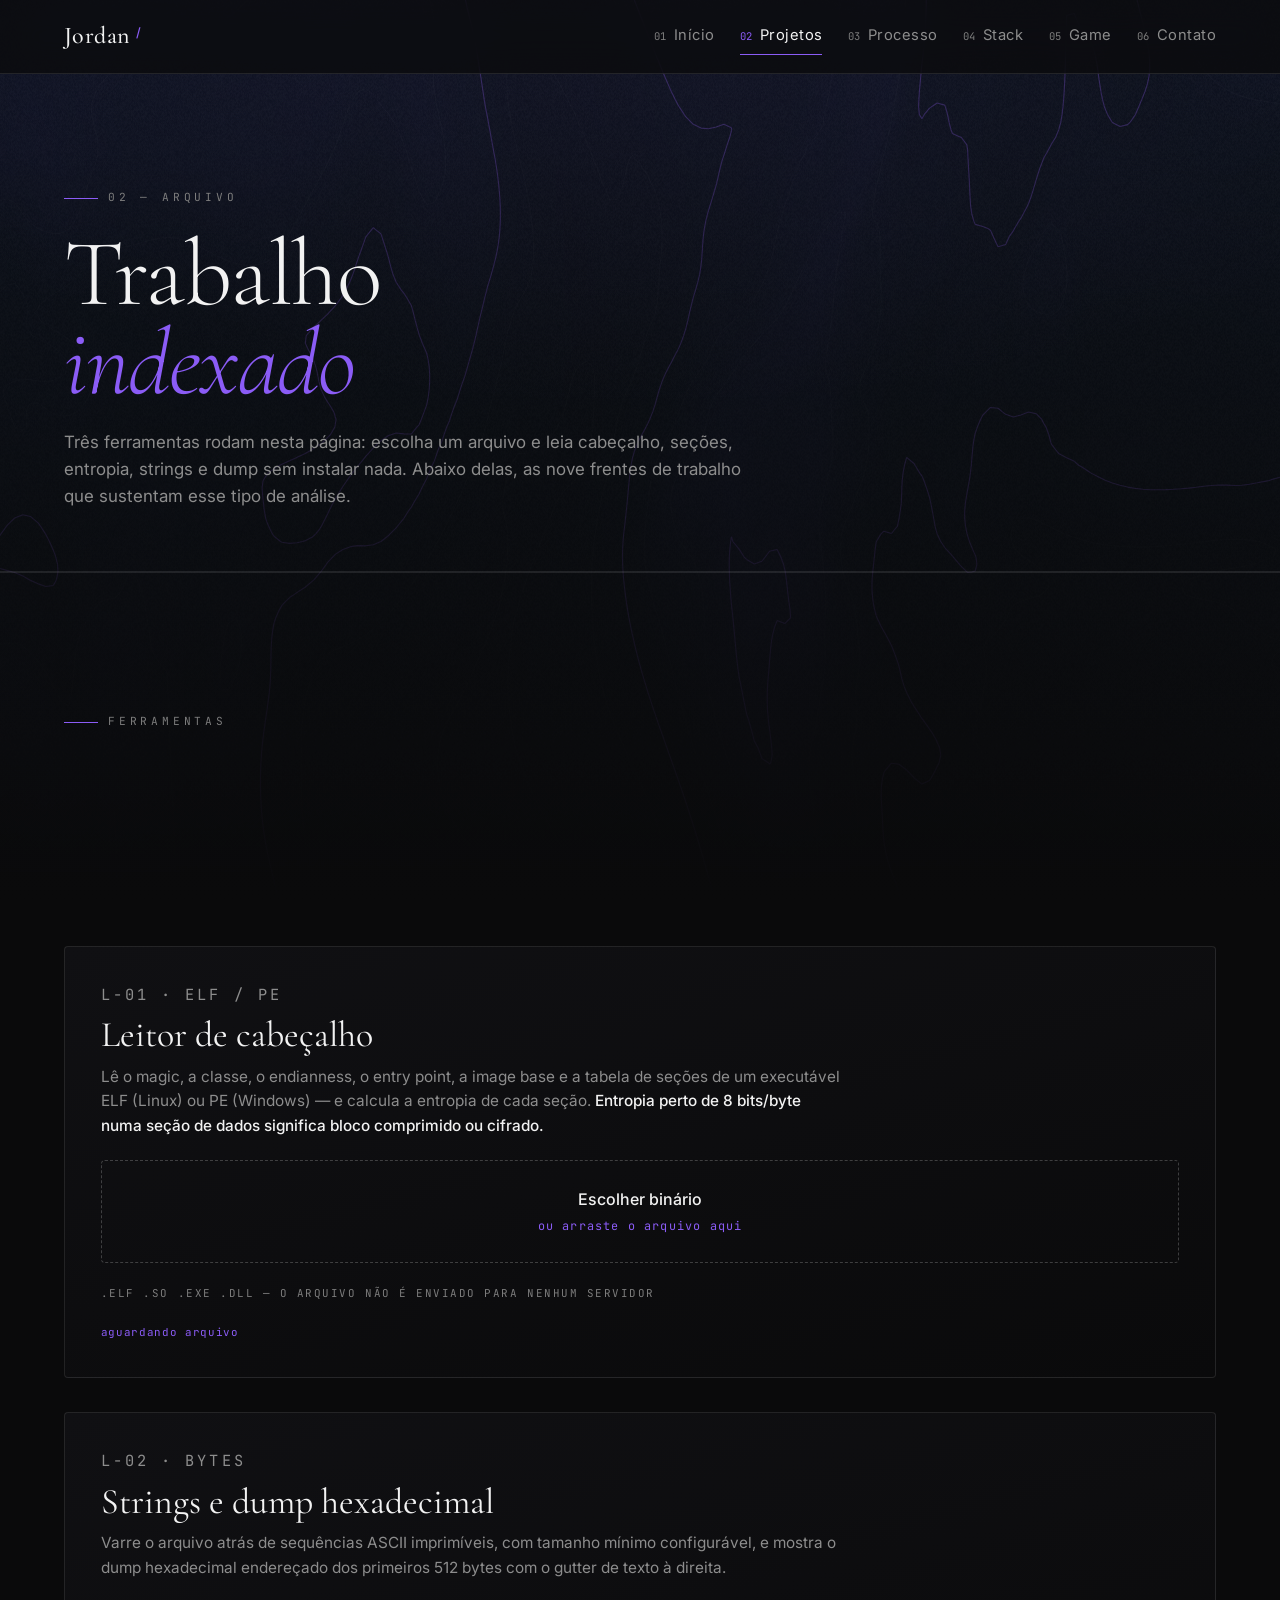
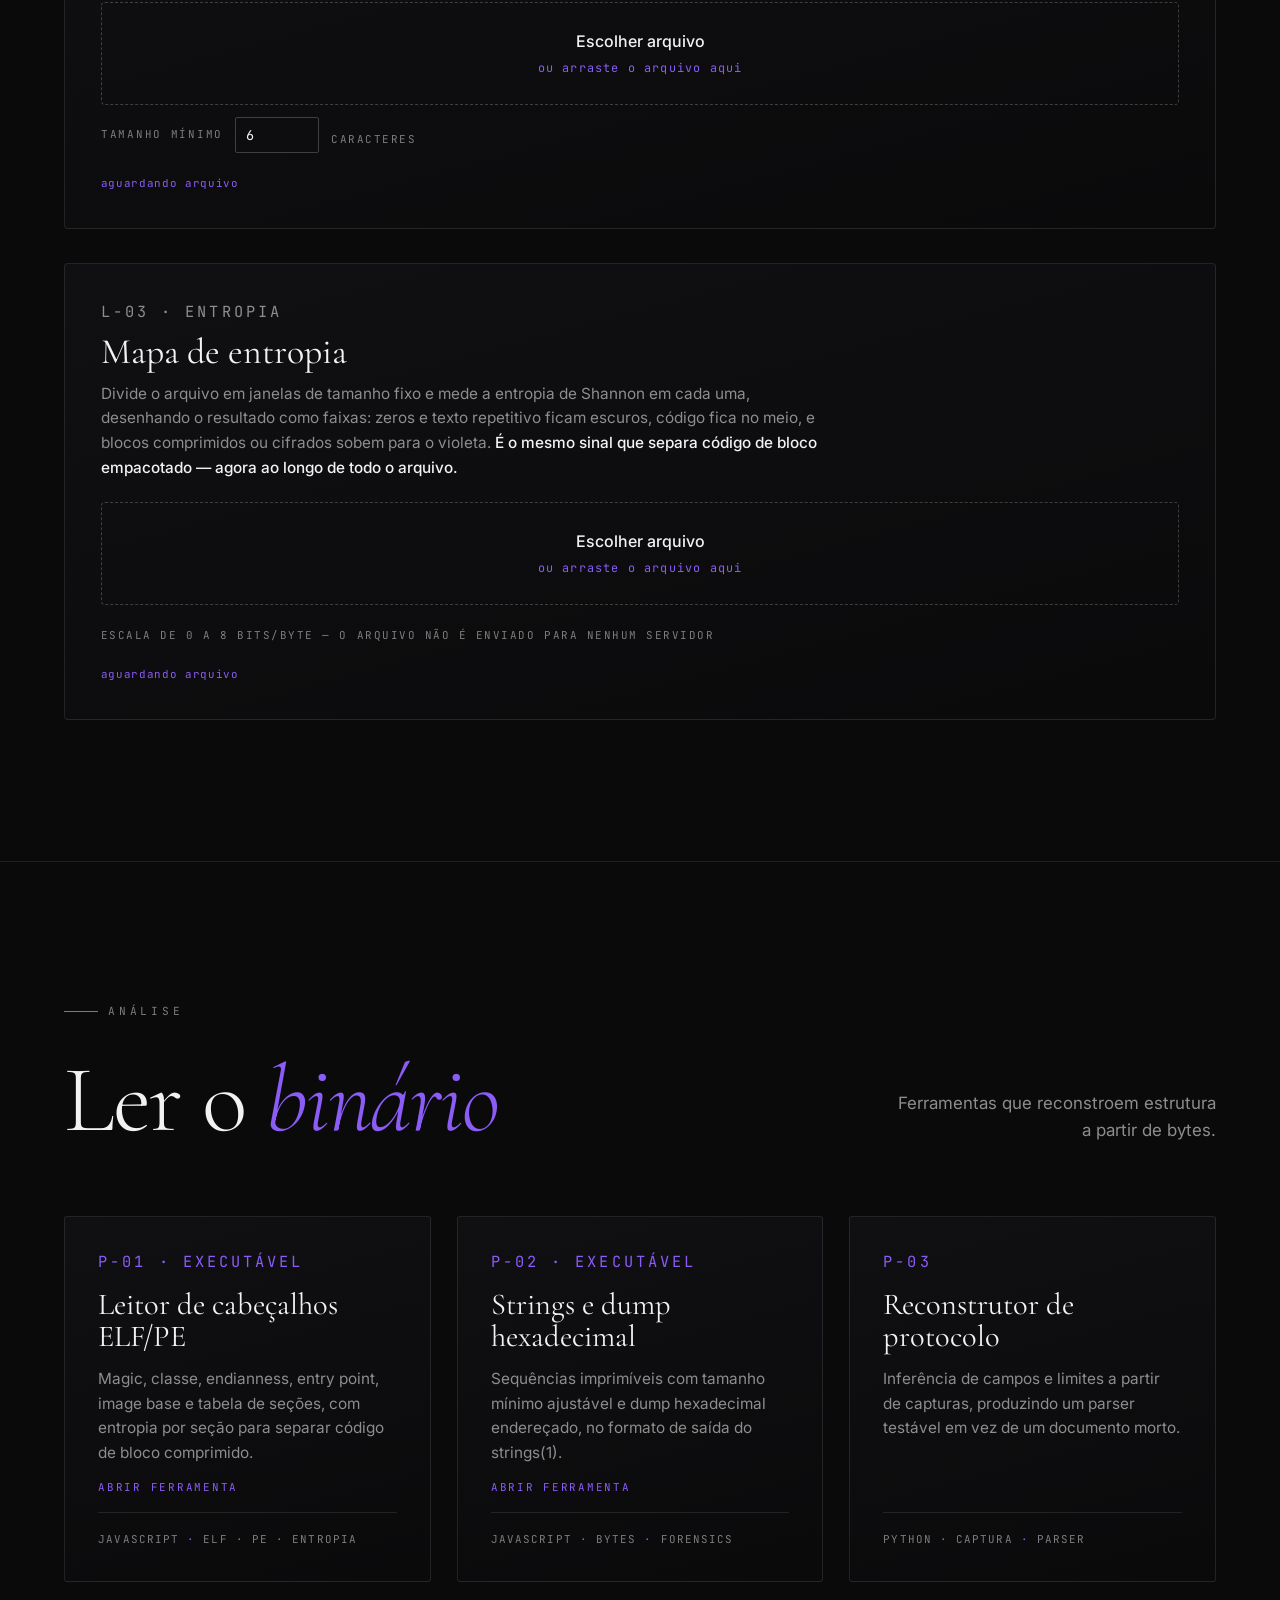
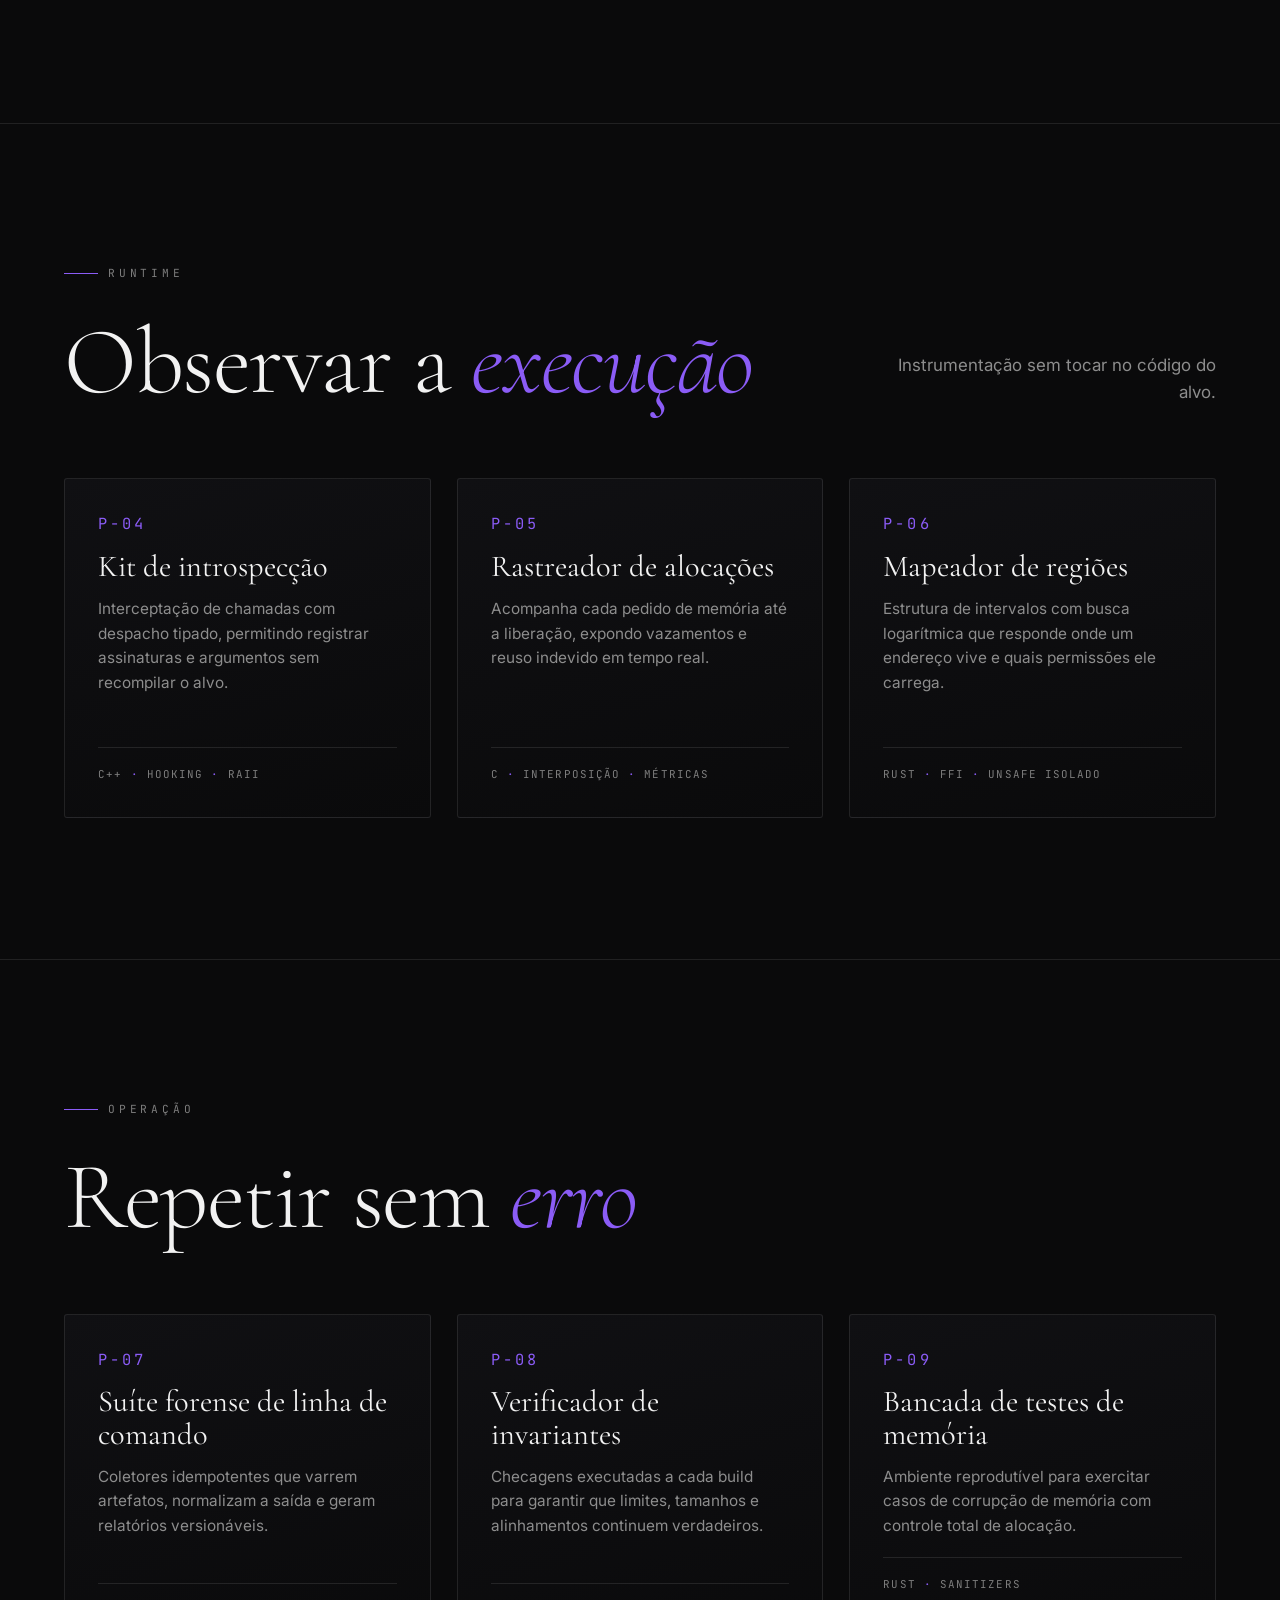
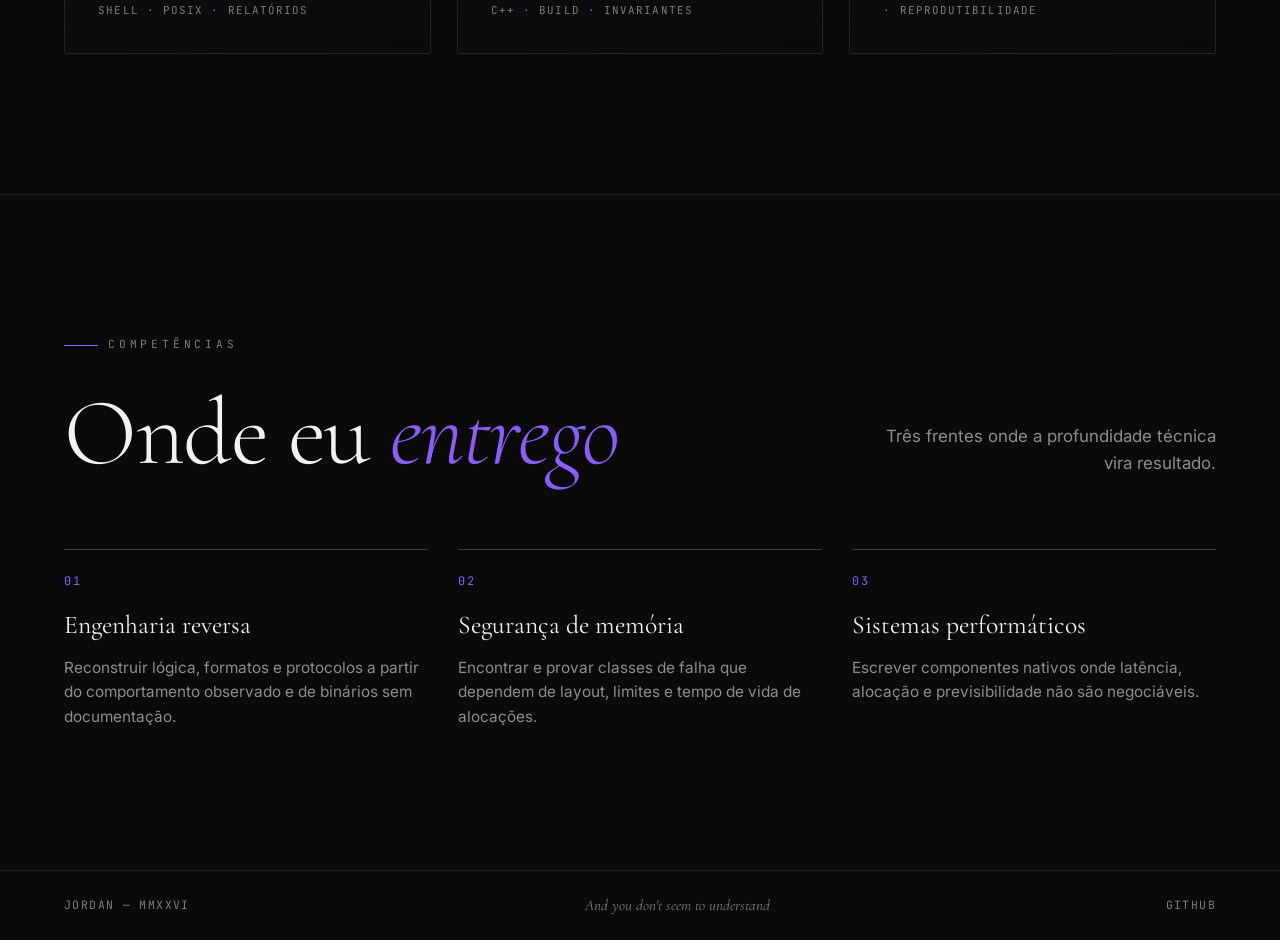
<file: projetos.html>
<!DOCTYPE html>
<html lang="pt-BR">
<head>
  <meta charset="UTF-8">
  <meta name="viewport" content="width=device-width, initial-scale=1.0">
  <title>Projetos — Jordan</title>
  <meta name="description" content="Arquivo de projetos: análise de binários, introspecção de runtime, modelagem de memória e automação forense.">
  <link rel="icon" href="assets/favicon.svg" type="image/svg+xml">
  <link rel="preconnect" href="https://fonts.googleapis.com">
  <link rel="preconnect" href="https://fonts.gstatic.com" crossorigin>
  <link href="https://fonts.googleapis.com/css2?family=Cormorant+Garamond:ital,wght@0,300;0,400;0,500;1,300;1,400&family=Inter:wght@300;400;500&family=JetBrains+Mono:wght@400;500&display=swap" rel="stylesheet">
  <link rel="stylesheet" href="style.css">
  <link rel="stylesheet" href="lab.css">
</head>
<body>
  <canvas id="bg-canvas" aria-hidden="true"></canvas>
  <div class="field-scrim" aria-hidden="true"></div>

  <div class="site-shell">
    <header class="topbar">
      <a class="brand" href="index.html">Jordan<span class="brand-mark">/</span></a>
      <nav class="tabs" aria-label="Navegação principal">
        <a href="index.html"><span>01</span>Início</a>
        <a href="projetos.html" class="is-active" aria-current="page"><span>02</span>Projetos</a>
        <a href="processo.html"><span>03</span>Processo</a>
        <a href="codes.html"><span>04</span>Stack</a>
        <a href="game.html"><span>05</span>Game</a>
        <a href="contato.html"><span>06</span>Contato</a>
      </nav>
    </header>

    <main>
      <section class="page-hero">
        <p class="eyebrow">02 — Arquivo</p>
        <h1 class="display">Trabalho<br><em>indexado</em></h1>
        <p class="lede">
          Três ferramentas rodam nesta página: escolha um arquivo e leia cabeçalho,
          seções, entropia, strings e dump sem instalar nada. Abaixo delas, as nove
          frentes de trabalho que sustentam esse tipo de análise.
        </p>
      </section>

      <!-- ============ FERRAMENTAS EXECUTÁVEIS ============ -->
      <section class="section" id="lab">
        <div class="section-head">
          <p class="eyebrow">Ferramentas</p>
          <h2 class="display" data-reveal>Rodando <em>aqui</em></h2>
          <p class="lede" data-reveal>
            JavaScript puro, sem biblioteca e sem servidor: o arquivo é lido com
            File.arrayBuffer() na sua máquina e interpretado no navegador.
          </p>
        </div>

        <div class="lab-tools">
          <article class="lab-tool" id="lab-headers" data-reveal>
            <div class="lab-head">
              <p class="mono-label">L-01 · ELF / PE</p>
              <h3>Leitor de cabeçalho</h3>
              <p>
                Lê o magic, a classe, o endianness, o entry point, a image base e a
                tabela de seções de um executável ELF (Linux) ou PE (Windows) — e
                calcula a entropia de cada seção. <b>Entropia perto de 8 bits/byte
                numa seção de dados significa bloco comprimido ou cifrado.</b>
              </p>
            </div>
            <div class="lab-controls">
              <label class="lab-drop">
                <input class="lab-input" type="file" aria-label="Escolher binário para analisar">
                <b>Escolher binário</b>
                <span class="lab-drop-name">ou arraste o arquivo aqui</span>
              </label>
              <p class="lab-hint">.elf .so .exe .dll — o arquivo não é enviado para nenhum servidor</p>
              <p class="lab-status">aguardando arquivo</p>
            </div>
            <div class="lab-out" hidden></div>
          </article>

          <article class="lab-tool" id="lab-strings" data-reveal>
            <div class="lab-head">
              <p class="mono-label">L-02 · bytes</p>
              <h3>Strings e dump hexadecimal</h3>
              <p>
                Varre o arquivo atrás de sequências ASCII imprimíveis, com tamanho
                mínimo configurável, e mostra o dump hexadecimal endereçado dos
                primeiros 512 bytes com o gutter de texto à direita.
              </p>
            </div>
            <div class="lab-controls">
              <label class="lab-drop">
                <input class="lab-input" type="file" aria-label="Escolher arquivo para extrair strings">
                <b>Escolher arquivo</b>
                <span class="lab-drop-name">ou arraste o arquivo aqui</span>
              </label>
              <div class="lab-inline">
                <label for="lab-min">tamanho mínimo</label>
                <input id="lab-min" type="number" min="4" max="64" step="1" value="6" inputmode="numeric">
                <span class="lab-hint">caracteres</span>
              </div>
              <p class="lab-status">aguardando arquivo</p>
            </div>
            <div class="lab-out" hidden></div>
          </article>

          <article class="lab-tool" id="lab-map" data-reveal>
            <div class="lab-head">
              <p class="mono-label">L-03 · entropia</p>
              <h3>Mapa de entropia</h3>
              <p>
                Divide o arquivo em janelas de tamanho fixo e mede a entropia de
                Shannon em cada uma, desenhando o resultado como faixas: zeros e
                texto repetitivo ficam escuros, código fica no meio, e blocos
                comprimidos ou cifrados sobem para o violeta. <b>É o mesmo sinal
                que separa código de bloco empacotado — agora ao longo de todo o
                arquivo.</b>
              </p>
            </div>
            <div class="lab-controls">
              <label class="lab-drop">
                <input class="lab-input" type="file" aria-label="Escolher arquivo para medir entropia">
                <b>Escolher arquivo</b>
                <span class="lab-drop-name">ou arraste o arquivo aqui</span>
              </label>
              <p class="lab-hint">escala de 0 a 8 bits/byte — o arquivo não é enviado para nenhum servidor</p>
              <p class="lab-status">aguardando arquivo</p>
            </div>
            <div class="lab-out" hidden></div>
          </article>
        </div>
      </section>

      <section class="section">
        <div class="section-head">
          <p class="eyebrow">Análise</p>
          <h2 class="display" data-reveal>Ler o <em>binário</em></h2>
          <p class="lede" data-reveal>Ferramentas que reconstroem estrutura a partir de bytes.</p>
        </div>

        <div class="archive">
          <article class="archive-card" data-reveal>
            <p class="mono-label">P-01 · executável</p>
            <h3>Leitor de cabeçalhos ELF/PE</h3>
            <p>Magic, classe, endianness, entry point, image base e tabela de seções, com entropia por seção para separar código de bloco comprimido.</p>
            <a class="archive-link" href="#lab-headers">Abrir ferramenta</a>
            <ul><li>JavaScript</li><li>ELF · PE</li><li>Entropia</li></ul>
          </article>

          <article class="archive-card" data-reveal>
            <p class="mono-label">P-02 · executável</p>
            <h3>Strings e dump hexadecimal</h3>
            <p>Sequências imprimíveis com tamanho mínimo ajustável e dump hexadecimal endereçado, no formato de saída do strings(1).</p>
            <a class="archive-link" href="#lab-strings">Abrir ferramenta</a>
            <ul><li>JavaScript</li><li>Bytes</li><li>Forensics</li></ul>
          </article>

          <article class="archive-card" data-reveal>
            <p class="mono-label">P-03</p>
            <h3>Reconstrutor de protocolo</h3>
            <p>Inferência de campos e limites a partir de capturas, produzindo um parser testável em vez de um documento morto.</p>
            <ul><li>Python</li><li>Captura</li><li>Parser</li></ul>
          </article>
        </div>
      </section>

      <section class="section">
        <div class="section-head">
          <p class="eyebrow">Runtime</p>
          <h2 class="display" data-reveal>Observar a <em>execução</em></h2>
          <p class="lede" data-reveal>Instrumentação sem tocar no código do alvo.</p>
        </div>

        <div class="archive">
          <article class="archive-card" data-reveal>
            <p class="mono-label">P-04</p>
            <h3>Kit de introspecção</h3>
            <p>Interceptação de chamadas com despacho tipado, permitindo registrar assinaturas e argumentos sem recompilar o alvo.</p>
            <ul><li>C++</li><li>Hooking</li><li>RAII</li></ul>
          </article>

          <article class="archive-card" data-reveal>
            <p class="mono-label">P-05</p>
            <h3>Rastreador de alocações</h3>
            <p>Acompanha cada pedido de memória até a liberação, expondo vazamentos e reuso indevido em tempo real.</p>
            <ul><li>C</li><li>Interposição</li><li>Métricas</li></ul>
          </article>

          <article class="archive-card" data-reveal>
            <p class="mono-label">P-06</p>
            <h3>Mapeador de regiões</h3>
            <p>Estrutura de intervalos com busca logarítmica que responde onde um endereço vive e quais permissões ele carrega.</p>
            <ul><li>Rust</li><li>FFI</li><li>Unsafe isolado</li></ul>
          </article>
        </div>
      </section>

      <section class="section">
        <div class="section-head">
          <p class="eyebrow">Operação</p>
          <h2 class="display" data-reveal>Repetir sem <em>erro</em></h2>
          <p class="lede" data-reveal>Automação determinística, com rastro auditável.</p>
        </div>

        <div class="archive">
          <article class="archive-card" data-reveal>
            <p class="mono-label">P-07</p>
            <h3>Suíte forense de linha de comando</h3>
            <p>Coletores idempotentes que varrem artefatos, normalizam a saída e geram relatórios versionáveis.</p>
            <ul><li>Shell</li><li>POSIX</li><li>Relatórios</li></ul>
          </article>

          <article class="archive-card" data-reveal>
            <p class="mono-label">P-08</p>
            <h3>Verificador de invariantes</h3>
            <p>Checagens executadas a cada build para garantir que limites, tamanhos e alinhamentos continuem verdadeiros.</p>
            <ul><li>C++</li><li>Build</li><li>Invariantes</li></ul>
          </article>

          <article class="archive-card" data-reveal>
            <p class="mono-label">P-09</p>
            <h3>Bancada de testes de memória</h3>
            <p>Ambiente reprodutível para exercitar casos de corrupção de memória com controle total de alocação.</p>
            <ul><li>Rust</li><li>Sanitizers</li><li>Reprodutibilidade</li></ul>
          </article>
        </div>
      </section>

      <section class="section">
        <div class="section-head">
          <p class="eyebrow">Competências</p>
          <h2 class="display" data-reveal>Onde eu <em>entrego</em></h2>
          <p class="lede" data-reveal>Três frentes onde a profundidade técnica vira resultado.</p>
        </div>

        <div class="pillars">
          <div class="pillar" data-reveal>
            <span class="mono-label">01</span>
            <h3>Engenharia reversa</h3>
            <p>Reconstruir lógica, formatos e protocolos a partir do comportamento observado e de binários sem documentação.</p>
          </div>
          <div class="pillar" data-reveal>
            <span class="mono-label">02</span>
            <h3>Segurança de memória</h3>
            <p>Encontrar e provar classes de falha que dependem de layout, limites e tempo de vida de alocações.</p>
          </div>
          <div class="pillar" data-reveal>
            <span class="mono-label">03</span>
            <h3>Sistemas performáticos</h3>
            <p>Escrever componentes nativos onde latência, alocação e previsibilidade não são negociáveis.</p>
          </div>
        </div>
      </section>

      <footer class="site-foot">
        <span>Jordan — MMXXVI</span>
        <span class="foot-quote">And you don&apos;t seem to understand</span>
        <a href="https://github.com/bgszk" target="_blank" rel="noopener noreferrer">GitHub</a>
      </footer>
    </main>
  </div>

  <script src="background.js"></script>
  <script src="script.js"></script>
  <script src="lab.js"></script>
</body>
</html>
</file>
<file: style.css>
/* ============================================================
   JORDAN — ARCHITECTURAL SOPHISTICATION
   Obsidian & Violet Volt
   ============================================================ */

:root {
  --obsidian: #0a0a0b;
  --obsidian-2: #101013;
  --obsidian-3: #17171b;
  --alabaster: #f2f2f2;
  --accent: #8b5cf6;
  --accent-deep: #5b21b6;
  --accent-dim: rgba(139, 92, 246, 0.16);
  --slate: #7d7d7d; /* rótulos pequenos: #666 dava 3,4:1 e reprovava em AA */
  --slate-2: #8d8d8d;
  --line: rgba(242, 242, 242, 0.1);
  --line-strong: rgba(242, 242, 242, 0.22);
  --glass: rgba(12, 12, 15, 0.62);

  --serif: "Cormorant Garamond", "Times New Roman", serif;
  --sans: "Inter", system-ui, -apple-system, "Segoe UI", sans-serif;
  --mono: "JetBrains Mono", ui-monospace, monospace;

  --nav-h: 74px;
  --gutter: clamp(20px, 5vw, 88px);
  --ease: cubic-bezier(0.22, 1, 0.36, 1);
}

*,
*::before,
*::after {
  margin: 0;
  padding: 0;
  box-sizing: border-box;
}

html {
  scroll-behavior: smooth;
  -webkit-text-size-adjust: 100%;
}

body {
  min-height: 100%;
  background: var(--obsidian);
  color: var(--alabaster);
  font-family: var(--sans);
  font-size: 18px;
  font-weight: 400;
  line-height: 1.6;
  overflow-x: hidden;
  -webkit-font-smoothing: antialiased;
  text-rendering: optimizeLegibility;
}

img,
canvas,
iframe {
  display: block;
  max-width: 100%;
}

a {
  color: inherit;
  text-decoration: none;
}

::selection {
  background: var(--accent-deep);
  color: #fff;
}

:focus-visible {
  outline: 2px solid var(--accent);
  outline-offset: 3px;
  border-radius: 2px;
}

.sr-only {
  position: absolute;
  width: 1px;
  height: 1px;
  padding: 0;
  overflow: hidden;
  clip: rect(0 0 0 0);
  white-space: nowrap;
  border: 0;
}

/* ---------- background field ---------- */

#bg-canvas {
  position: fixed;
  inset: 0;
  width: 100%;
  height: 100%;
  z-index: 0;
  pointer-events: none;
}

.field-scrim {
  position: fixed;
  inset: 0;
  z-index: 0;
  pointer-events: none;
  background:
    radial-gradient(120% 90% at 50% -10%, rgba(139, 92, 246, 0.08), transparent 62%),
    linear-gradient(180deg, rgba(10, 10, 11, 0.35) 0%, rgba(10, 10, 11, 0.82) 68%, var(--obsidian) 100%);
}

.site-shell {
  position: relative;
  z-index: 1;
  display: flex;
  flex-direction: column;
  min-height: 100svh;
}

/* a short page (contato, with no channel list and no form) still has to end at
   the bottom of the viewport. A flex column never stretches its children on its
   own, so the contact section kept its content height and the footer floated
   above a band of empty background. */
.site-shell > main {
  flex: 1 0 auto;
  display: flex;
  flex-direction: column;
}

.site-shell > main > .terminal {
  flex: 1 0 auto;
}

/* ---------- top bar ---------- */

.topbar {
  position: sticky;
  top: 0;
  z-index: 60;
  display: flex;
  align-items: center;
  justify-content: space-between;
  gap: 24px;
  min-height: var(--nav-h);
  padding: 0 var(--gutter);
  border-bottom: 1px solid var(--line);
  background: rgba(10, 10, 11, 0.72);
  backdrop-filter: blur(18px);
  -webkit-backdrop-filter: blur(18px);
}

.brand {
  display: inline-flex;
  align-items: baseline;
  gap: 6px;
  font-family: var(--serif);
  font-size: 1.5rem;
  font-weight: 500;
  letter-spacing: 0.02em;
}

.brand-mark {
  color: var(--accent);
  font-family: var(--sans);
  font-size: 0.8rem;
  transform: translateY(-6px);
}

.tabs {
  display: flex;
  align-items: center;
  gap: clamp(12px, 2vw, 30px);
  flex-wrap: wrap;
}

.tabs a {
  display: inline-flex;
  align-items: baseline;
  gap: 7px;
  padding: 6px 0;
  font-size: 0.92rem;
  letter-spacing: 0.03em;
  color: var(--slate-2);
  border-bottom: 1px solid transparent;
  transition: color 0.25s var(--ease), border-color 0.25s var(--ease);
}

.tabs a span {
  font-family: var(--mono);
  font-size: 0.66rem;
  color: var(--slate);
  transition: color 0.25s var(--ease);
}

.tabs a:hover {
  color: var(--alabaster);
}

.tabs a:hover span,
.tabs a.is-active span {
  color: var(--accent);
}

.tabs a.is-active {
  color: var(--alabaster);
  border-bottom-color: var(--accent);
}

/* ---------- typography ---------- */

.eyebrow {
  display: inline-flex;
  align-items: center;
  gap: 10px;
  font-family: var(--mono);
  font-size: 0.7rem;
  letter-spacing: 0.34em;
  text-transform: uppercase;
  color: var(--slate);
}

.eyebrow::before {
  content: "";
  width: 34px;
  height: 1px;
  background: var(--accent);
}

.eyebrow--block {
  display: flex;
  margin-bottom: 18px;
}

.display {
  font-family: var(--serif);
  font-weight: 300;
  line-height: 0.94;
  letter-spacing: -0.015em;
  font-size: clamp(2.8rem, 7.4vw, 6.4rem);
}

.display em {
  font-style: italic;
  color: var(--accent);
}

.lede {
  max-width: 54ch;
  color: var(--slate-2);
  font-size: 1.06rem;
}

.mono-label {
  font-family: var(--mono);
  font-size: 0.74rem;
  letter-spacing: 0.2em;
  text-transform: uppercase;
  color: var(--slate);
}

/* ---------- generic section ---------- */

.section {
  position: relative;
  padding: clamp(72px, 11vw, 156px) var(--gutter);
  border-top: 1px solid var(--line);
}

/* as âncoras (#projetos, #contato, #lab-headers…) precisam parar abaixo da
   barra fixa, senão o alvo do salto fica escondido atrás dela */
.section,
.terminal,
.lab-tool,
.archive-card {
  scroll-margin-top: calc(var(--nav-h) + 16px);
}

.section-head {
  display: grid;
  grid-template-columns: minmax(0, 1fr) minmax(0, 30ch);
  align-items: end;
  gap: 28px;
  margin-bottom: clamp(36px, 6vw, 72px);
}

.section-head .eyebrow {
  grid-column: 1 / -1;
  margin-bottom: 6px;
}

.section-head .lede {
  justify-self: end;
  text-align: right;
}

/* ---------- reveal ---------- */

[data-reveal] {
  opacity: 0;
  transform: translateY(28px);
  transition: opacity 0.9s var(--ease), transform 0.9s var(--ease);
}

[data-reveal].is-in {
  opacity: 1;
  transform: none;
}

/* ============================================================
   HERO MONOLITH
   ============================================================ */

.hero {
  position: relative;
  min-height: calc(100svh - var(--nav-h));
  display: grid;
  grid-template-rows: auto 1fr auto;
  padding: clamp(28px, 5vw, 56px) var(--gutter) clamp(30px, 5vw, 56px);
  overflow: hidden;
}

.hero-top {
  display: grid;
  grid-template-columns: minmax(0, 1fr) minmax(0, 1fr);
  gap: 24px;
  align-items: start;
}

.hero-role {
  color: var(--slate-2);
  font-size: 0.96rem;
  max-width: 26ch;
}

.hero-stage {
  position: relative;
  display: grid;
  place-items: center;
  min-height: 46svh;
}

/* soft violet bloom in the middle of the stage, so the name reads as a piece of
   light instead of type floating in the dark */
.hero-stage::before {
  content: "";
  position: absolute;
  width: min(720px, 74vw);
  aspect-ratio: 1;
  border-radius: 999px;
  background: radial-gradient(
    circle,
    rgba(139, 92, 246, 0.14),
    rgba(91, 33, 182, 0.07) 46%,
    transparent 70%
  );
  pointer-events: none;
  z-index: 0;
}

/* the name: one monumental line, with a faint outlined echo behind it for depth.
   Nothing moves — the word has to stay legible at every width. */
.hero-name {
  position: relative;
  z-index: 2;
  text-align: center;
  font-family: var(--serif);
  font-size: clamp(4rem, 16vw, 13rem);
  font-weight: 300;
  line-height: 0.9;
  letter-spacing: -0.01em;
  color: var(--alabaster);
  animation: name-rise 1.1s var(--ease) both;
}

.hero-name-echo {
  position: absolute;
  inset: 0;
  z-index: 1;
  display: grid;
  place-items: center;
  font-family: var(--serif);
  font-size: clamp(4rem, 16vw, 13rem);
  font-weight: 300;
  line-height: 0.9;
  letter-spacing: -0.01em;
  color: transparent;
  -webkit-text-stroke: 1px rgba(139, 92, 246, 0.32);
  transform: translate(0.04em, 0.08em);
  pointer-events: none;
  animation: name-fade 1.6s var(--ease) 0.12s both;
}

@keyframes name-rise {
  from {
    opacity: 0;
    transform: translateY(26px);
  }
  to {
    opacity: 1;
    transform: none;
  }
}

@keyframes name-fade {
  from {
    opacity: 0;
  }
  to {
    opacity: 1;
  }
}

.hero-about {
  display: flex;
  align-items: center;
  gap: 16px;
  justify-self: end;
}

/* the portrait, reduced to a small avatar beside the intro line: neutral
   grayscale only, no colour grade, so the photograph stays itself */
.hero-about-avatar {
  flex: 0 0 auto;
  width: 58px;
  height: 58px;
  border-radius: 999px;
  object-fit: cover;
  object-position: center 26%;
  border: 1px solid var(--line-strong);
  filter: grayscale(1) contrast(1.05);
}

.hero-bottom {
  display: grid;
  grid-template-columns: minmax(0, 1fr) auto;
  align-items: end;
  gap: 28px;
}

.hero-stack {
  display: flex;
  flex-wrap: wrap;
  gap: 10px;
  align-content: flex-end;
}

.hero-stack span {
  padding: 6px 13px;
  border: 1px solid var(--line);
  border-radius: 999px;
  font-family: var(--mono);
  font-size: 0.72rem;
  letter-spacing: 0.1em;
  color: var(--slate-2);
  transition: border-color 0.3s var(--ease), color 0.3s var(--ease);
}

.hero-stack span:hover {
  border-color: var(--accent);
  color: var(--alabaster);
}

.hero-actions {
  display: flex;
  align-items: center;
  gap: 14px;
  flex-wrap: wrap;
  justify-content: flex-end;
}

/* ---------- buttons ---------- */

.btn {
  display: inline-flex;
  align-items: center;
  gap: 10px;
  padding: 14px 24px;
  border: 1px solid var(--line-strong);
  border-radius: 999px;
  background: transparent;
  color: var(--alabaster);
  font-family: var(--sans);
  font-size: 0.94rem;
  letter-spacing: 0.02em;
  cursor: pointer;
  transition: background 0.3s var(--ease), border-color 0.3s var(--ease), transform 0.3s var(--ease), color 0.3s var(--ease);
}

.btn:hover {
  border-color: var(--accent);
  transform: translateY(-2px);
}

.btn--primary {
  background: var(--accent-deep);
  border-color: var(--accent-deep);
  color: #fff;
}

.btn--primary:hover {
  background: #4c1d95;
  border-color: #4c1d95;
}

.btn--ghost {
  border-color: transparent;
  color: var(--slate-2);
  padding-left: 6px;
  padding-right: 6px;
}

.btn--ghost:hover {
  color: var(--alabaster);
}

/* ============================================================
   PROJECT MATRIX — forced horizontal track
   ============================================================ */

.matrix {
  position: relative;
}

.matrix-hint {
  display: flex;
  align-items: center;
  gap: 12px;
  margin-bottom: 20px;
  font-family: var(--mono);
  font-size: 0.7rem;
  letter-spacing: 0.24em;
  text-transform: uppercase;
  color: var(--slate);
}

.matrix-hint i {
  display: block;
  width: 46px;
  height: 1px;
  background: linear-gradient(90deg, var(--accent), transparent);
}

.matrix-track {
  display: flex;
  gap: clamp(18px, 2.4vw, 34px);
  overflow-x: auto;
  scroll-snap-type: x mandatory;
  scrollbar-width: none;
  padding-bottom: 8px;
  cursor: grab;
}

.matrix-track::-webkit-scrollbar {
  display: none;
}

.matrix-track.is-dragging {
  cursor: grabbing;
  scroll-snap-type: none;
}

.case-card {
  position: relative;
  flex: 0 0 min(78vw, 940px);
  min-height: min(66vh, 620px);
  display: flex;
  flex-direction: column;
  justify-content: space-between;
  padding: clamp(26px, 3.4vw, 48px);
  border: 1px solid var(--line);
  border-radius: 4px;
  overflow: hidden;
  scroll-snap-align: center;
  background:
    radial-gradient(120% 100% at 82% 12%, rgba(139, 92, 246, 0.14), transparent 58%),
    linear-gradient(160deg, var(--obsidian-2), var(--obsidian));
  transition: border-color 0.5s var(--ease), transform 0.6s var(--ease);
}

.case-card::before {
  content: attr(data-index);
  position: absolute;
  right: clamp(18px, 3vw, 40px);
  bottom: clamp(-14px, -1vw, 0px);
  font-family: var(--serif);
  font-size: clamp(7rem, 17vw, 14rem);
  line-height: 0.8;
  color: transparent;
  -webkit-text-stroke: 1px rgba(242, 242, 242, 0.07);
  pointer-events: none;
}

.case-card:hover {
  border-color: var(--line-strong);
}

.case-top {
  display: flex;
  justify-content: space-between;
  gap: 20px;
  align-items: baseline;
}

.case-tags {
  display: flex;
  flex-wrap: wrap;
  gap: 8px;
  justify-content: flex-end;
}

.case-tags span {
  font-family: var(--mono);
  font-size: 0.68rem;
  letter-spacing: 0.12em;
  text-transform: uppercase;
  color: var(--slate);
}

.case-tags span + span::before {
  content: "· ";
  color: var(--accent);
}

.case-body {
  max-width: 46ch;
}

.case-body h3 {
  font-family: var(--serif);
  font-size: clamp(2rem, 4.2vw, 3.4rem);
  font-weight: 300;
  line-height: 1;
  margin-bottom: 14px;
}

.case-body p {
  color: var(--slate-2);
  font-size: 1rem;
}

.case-glass {
  position: absolute;
  left: 0;
  right: 0;
  bottom: 0;
  padding: clamp(24px, 3vw, 40px);
  border-top: 1px solid var(--line);
  background: var(--glass);
  backdrop-filter: blur(16px);
  -webkit-backdrop-filter: blur(16px);
  transform: translateY(102%);
  opacity: 0;
  transition: transform 0.65s var(--ease), opacity 0.5s var(--ease);
}

.case-card:hover .case-glass,
.case-card:focus-within .case-glass {
  transform: none;
  opacity: 1;
}

.case-glass dl {
  display: grid;
  grid-template-columns: repeat(auto-fit, minmax(140px, 1fr));
  gap: 20px;
}

.case-glass dt {
  font-family: var(--mono);
  font-size: 0.66rem;
  letter-spacing: 0.2em;
  text-transform: uppercase;
  color: var(--accent);
  margin-bottom: 6px;
}

.case-glass dd {
  color: var(--slate-2);
  font-size: 0.94rem;
  line-height: 1.5;
}

/* cursor badge */
.cursor-badge {
  position: fixed;
  top: 0;
  left: 0;
  z-index: 90;
  display: flex;
  align-items: center;
  justify-content: center;
  width: 108px;
  height: 108px;
  border-radius: 999px;
  background: var(--accent-deep);
  color: #fff;
  font-family: var(--mono);
  font-size: 0.68rem;
  letter-spacing: 0.18em;
  text-transform: uppercase;
  pointer-events: none;
  opacity: 0;
  transform: translate(-50%, -50%) scale(0.4);
  transition: opacity 0.28s var(--ease), transform 0.28s var(--ease);
}

.cursor-badge.is-on {
  opacity: 1;
  transform: translate(-50%, -50%) scale(1);
}

/* ============================================================
   TIMELINE
   ============================================================ */

.timeline {
  position: relative;
  padding-left: clamp(26px, 4vw, 54px);
}

.timeline::before,
.timeline-progress {
  content: "";
  position: absolute;
  left: 0;
  top: 6px;
  width: 1px;
}

.timeline::before {
  bottom: 6px;
  background: var(--line);
}

.timeline-progress {
  height: 0;
  background: linear-gradient(180deg, var(--accent), rgba(139, 92, 246, 0.15));
  box-shadow: 0 0 18px rgba(139, 92, 246, 0.55);
  transition: height 0.15s linear;
}

.tl-item {
  position: relative;
  padding: 0 0 clamp(40px, 6vw, 76px);
}

.tl-item:last-child {
  padding-bottom: 0;
}

.tl-item::before {
  content: "";
  position: absolute;
  left: calc(clamp(26px, 4vw, 54px) * -1 - 4px);
  top: 12px;
  width: 9px;
  height: 9px;
  border-radius: 999px;
  background: var(--obsidian);
  border: 1px solid var(--line-strong);
  transition: background 0.5s var(--ease), border-color 0.5s var(--ease), box-shadow 0.5s var(--ease);
}

.tl-item.is-in::before {
  background: var(--accent);
  border-color: var(--accent);
  box-shadow: 0 0 16px rgba(139, 92, 246, 0.7);
}

.tl-when {
  font-family: var(--mono);
  font-size: 0.72rem;
  letter-spacing: 0.22em;
  text-transform: uppercase;
  color: var(--slate);
  margin-bottom: 10px;
}

.tl-item h3 {
  font-family: var(--serif);
  font-size: clamp(1.5rem, 2.6vw, 2.2rem);
  font-weight: 400;
  line-height: 1.1;
  margin-bottom: 10px;
}

.tl-item p {
  max-width: 62ch;
  color: var(--slate-2);
  font-size: 0.98rem;
}

.tl-metrics {
  display: flex;
  flex-wrap: wrap;
  gap: 18px;
  margin-top: 16px;
}

.tl-metrics span {
  font-family: var(--mono);
  font-size: 0.7rem;
  letter-spacing: 0.14em;
  text-transform: uppercase;
  color: var(--slate);
  padding-left: 12px;
  border-left: 1px solid var(--accent);
}

/* ============================================================
   INNER PAGE HERO
   ============================================================ */

.page-hero {
  padding: clamp(56px, 9vw, 124px) var(--gutter) clamp(34px, 5vw, 60px);
  display: grid;
  gap: 22px;
  border-bottom: 1px solid var(--line);
}

.page-hero .lede {
  max-width: 62ch;
}

/* ---------- archive grid ---------- */

.archive {
  display: grid;
  grid-template-columns: repeat(auto-fit, minmax(min(100%, 360px), 1fr));
  gap: clamp(16px, 2vw, 26px);
}

.archive-card {
  position: relative;
  display: flex;
  flex-direction: column;
  gap: 14px;
  min-height: 340px;
  padding: clamp(24px, 2.6vw, 34px);
  border: 1px solid var(--line);
  border-radius: 3px;
  overflow: hidden;
  background: linear-gradient(165deg, var(--obsidian-2), var(--obsidian));
  transition: transform 0.5s var(--ease), border-color 0.5s var(--ease);
}

.archive-card:hover {
  transform: translateY(-6px);
  border-color: var(--accent);
}

.archive-card .mono-label {
  color: var(--accent);
}

.archive-card h3 {
  font-family: var(--serif);
  font-size: 1.9rem;
  font-weight: 400;
  line-height: 1.06;
}

.archive-card p {
  color: var(--slate-2);
  font-size: 0.96rem;
}

.archive-card ul {
  list-style: none;
  margin-top: auto;
  display: flex;
  flex-wrap: wrap;
  gap: 8px;
  padding-top: 18px;
  border-top: 1px solid var(--line);
}

.archive-card li {
  font-family: var(--mono);
  font-size: 0.68rem;
  letter-spacing: 0.1em;
  text-transform: uppercase;
  color: var(--slate);
}

.archive-card li + li::before {
  content: "· ";
  color: var(--accent);
}

/* ---------- capability columns ---------- */

.pillars {
  display: grid;
  grid-template-columns: repeat(auto-fit, minmax(min(100%, 280px), 1fr));
  gap: clamp(18px, 2.4vw, 30px);
}

.pillar {
  padding-top: 22px;
  border-top: 1px solid var(--line-strong);
}

.pillar .mono-label {
  color: var(--accent);
  display: block;
  margin-bottom: 14px;
}

.pillar h3 {
  font-family: var(--serif);
  font-size: 1.6rem;
  font-weight: 400;
  margin-bottom: 10px;
}

.pillar p {
  color: var(--slate-2);
  font-size: 0.96rem;
}

/* ============================================================
   CONTACT TERMINAL
   ============================================================ */

.terminal {
  position: relative;
  min-height: 88svh;
  display: grid;
  grid-template-rows: 1fr auto;
  gap: 40px;
  padding: clamp(64px, 10vw, 130px) var(--gutter) clamp(30px, 4vw, 54px);
  border-top: 1px solid var(--line);
}

.terminal-inner {
  display: grid;
  grid-template-columns: minmax(0, 1.1fr) minmax(0, 0.9fr);
  gap: clamp(30px, 5vw, 90px);
  align-items: center;
}

/* variante sem lista de canais nem formulário: usada enquanto não existem
   canais de contato públicos */
.terminal-inner--single {
  grid-template-columns: minmax(0, 1fr);
}

.terminal--compact {
  min-height: auto;
}

.terminal-left h2 {
  margin-bottom: 20px;
}

.terminal-left p {
  max-width: 40ch;
  color: var(--slate-2);
}

.magnetic-list {
  display: flex;
  flex-direction: column;
  gap: 2px;
  margin-top: 30px;
}

.magnetic {
  display: inline-flex;
  align-items: baseline;
  justify-content: space-between;
  gap: 20px;
  padding: 16px 4px;
  border-bottom: 1px solid var(--line);
  color: var(--slate-2);
  font-size: 1rem;
  transition: color 0.3s var(--ease), border-color 0.3s var(--ease), transform 0.35s var(--ease);
  will-change: transform;
}

.magnetic:hover {
  color: var(--alabaster);
  border-color: var(--accent);
}

.magnetic b {
  font-family: var(--mono);
  font-size: 0.68rem;
  letter-spacing: 0.2em;
  text-transform: uppercase;
  color: var(--slate);
  font-weight: 400;
}

/* form */

.contact-form {
  display: grid;
  gap: 22px;
}

.field {
  position: relative;
  display: grid;
  gap: 6px;
}

.field label {
  font-family: var(--mono);
  font-size: 0.68rem;
  letter-spacing: 0.2em;
  text-transform: uppercase;
  color: var(--slate);
}

.field input,
.field textarea {
  width: 100%;
  padding: 10px 2px 12px;
  border: 0;
  border-bottom: 1px solid var(--line);
  background: transparent;
  color: var(--alabaster);
  font-family: var(--sans);
  font-size: 1.05rem;
  resize: vertical;
  transition: border-color 0.35s var(--ease);
}

.field input::placeholder,
.field textarea::placeholder {
  color: #4a4a4a;
}

.field input:focus,
.field textarea:focus {
  outline: none;
  border-bottom-color: var(--accent);
}

.field:focus-within label {
  color: var(--accent);
}

.form-note {
  font-size: 0.84rem;
  color: var(--slate);
}

/* ============================================================
   FOOTER
   ============================================================ */

.site-foot {
  display: flex;
  align-items: center;
  justify-content: space-between;
  flex-wrap: wrap;
  gap: 16px;
  padding: 22px var(--gutter);
  border-top: 1px solid var(--line);
  font-family: var(--mono);
  font-size: 0.72rem;
  letter-spacing: 0.12em;
  text-transform: uppercase;
  color: var(--slate);
}

.site-foot a:hover {
  color: var(--accent);
}

.foot-quote {
  font-family: var(--serif);
  font-size: 0.95rem;
  letter-spacing: 0;
  text-transform: none;
  font-style: italic;
  color: var(--slate);
}

/* ============================================================
   STACK PAGE (code cards)
   ============================================================ */

.skills-grid {
  display: grid;
  grid-template-columns: repeat(auto-fit, minmax(min(100%, 420px), 1fr));
  gap: clamp(16px, 2vw, 26px);
}

.skill-card {
  display: flex;
  flex-direction: column;
  gap: 16px;
  padding: clamp(20px, 2.4vw, 30px);
  border: 1px solid var(--line);
  border-radius: 3px;
  background: linear-gradient(165deg, rgba(16, 16, 19, 0.9), rgba(10, 10, 11, 0.95));
  transition: border-color 0.4s var(--ease);
}

.skill-card:hover {
  border-color: var(--line-strong);
}

.skill-top {
  display: flex;
  align-items: center;
  justify-content: space-between;
  gap: 16px;
}

.skill-top h2 {
  font-family: var(--serif);
  font-size: 1.7rem;
  font-weight: 400;
  letter-spacing: 0.01em;
}

.skill-card pre {
  flex: 1;
  min-height: 300px;
  max-height: 460px;
  overflow: auto;
  padding: 18px;
  border: 1px solid var(--line);
  border-radius: 2px;
  background: rgba(6, 6, 8, 0.92);
  color: #d9d9d9;
  font-family: var(--mono);
  font-size: 0.82rem;
  line-height: 1.7;
  white-space: pre;
  text-align: left;
  scrollbar-width: thin;
  scrollbar-color: var(--slate) transparent;
}

.skill-card pre::-webkit-scrollbar {
  width: 8px;
  height: 8px;
}

.skill-card pre::-webkit-scrollbar-thumb {
  background: #2a2a2e;
  border-radius: 99px;
}

.skill-card code {
  font-family: var(--mono);
}

.copyBtn {
  padding: 9px 16px;
  border: 1px solid var(--line-strong);
  border-radius: 999px;
  background: transparent;
  color: var(--slate-2);
  font-family: var(--mono);
  font-size: 0.68rem;
  letter-spacing: 0.16em;
  text-transform: uppercase;
  cursor: pointer;
  transition: color 0.3s var(--ease), border-color 0.3s var(--ease), background 0.3s var(--ease);
}

.copyBtn:hover {
  color: #fff;
  border-color: var(--accent);
  background: var(--accent-dim);
}

/* ============================================================
   GAME PAGE
   ============================================================ */

.game-wrap {
  border: 1px solid var(--line);
  border-radius: 3px;
  overflow: hidden;
  background: rgba(6, 6, 8, 0.9);
}

.game-wrap iframe {
  width: 100%;
  height: min(72vh, 720px);
  border: 0;
}

/* ---------- responsive ---------- */

@media (max-width: 1000px) {
  .section-head {
    grid-template-columns: 1fr;
  }

  .section-head .lede {
    justify-self: start;
    text-align: left;
  }

  .terminal-inner {
    grid-template-columns: 1fr;
    align-items: start;
  }

  .hero-top {
    grid-template-columns: 1fr;
  }

  .hero-about {
    justify-self: start;
  }

  .hero-bottom {
    grid-template-columns: 1fr;
  }

  .hero-actions {
    justify-content: flex-start;
  }
}

@media (max-width: 720px) {
  body {
    font-size: 17px;
  }

  .topbar {
    flex-direction: column;
    align-items: flex-start;
    gap: 10px;
    padding-top: 14px;
    padding-bottom: 12px;
  }

  .tabs {
    gap: 14px;
  }

  .tabs a {
    font-size: 0.85rem;
  }

  .case-card {
    flex-basis: 88vw;
    min-height: 60vh;
  }

  .hero-name,
  .hero-name-echo {
    font-size: clamp(3.2rem, 19vw, 6rem);
  }

  .hero-about {
    gap: 12px;
  }

  .hero-about-avatar {
    width: 46px;
    height: 46px;
  }

  .cursor-badge {
    display: none;
  }

  .skill-card pre {
    max-height: 320px;
    font-size: 0.76rem;
  }
}

/* ---------- motion preferences ---------- */

@media (prefers-reduced-motion: reduce) {
  html {
    scroll-behavior: auto;
  }

  .hero-name,
  .hero-name-echo,
  .case-card,
  .archive-card,
  .magnetic {
    animation: none !important;
    transition: none !important;
  }

  [data-reveal] {
    opacity: 1;
    transform: none;
    transition: none;
  }

  .case-glass {
    transform: none;
    opacity: 1;
    position: relative;
    margin-top: 24px;
    background: transparent;
    backdrop-filter: none;
    -webkit-backdrop-filter: none;
  }

  .timeline-progress {
    height: 100% !important;
    transition: none;
  }
}
</file>
<file: lab.css>
/* ============================================================
   LAB — ferramentas de análise de binário (projetos.html).
   Usa os tokens de style.css; só existe nesta página.
   ============================================================ */

.lab-tools {
  display: grid;
  gap: clamp(20px, 3vw, 34px);
}

.lab-tool {
  display: grid;
  gap: 22px;
  padding: clamp(22px, 2.8vw, 38px);
  border: 1px solid var(--line);
  border-radius: 4px;
  background: linear-gradient(165deg, var(--obsidian-2), var(--obsidian));
}

.lab-head h3 {
  margin: 8px 0 10px;
  font-family: var(--serif);
  font-size: clamp(1.6rem, 2.8vw, 2.3rem);
  font-weight: 400;
  line-height: 1.1;
}

.lab-head p {
  max-width: 74ch;
  color: var(--slate-2);
  font-size: 0.96rem;
}

.lab-head b {
  color: var(--alabaster);
  font-weight: 500;
}

/* ---------- seletor de arquivo ---------- */

.lab-drop {
  position: relative;
  display: grid;
  place-items: center;
  gap: 4px;
  padding: 26px 18px;
  border: 1px dashed var(--line-strong);
  border-radius: 4px;
  text-align: center;
  cursor: pointer;
  transition: border-color 0.3s var(--ease), background 0.3s var(--ease);
}

.lab-drop:hover,
.lab-drop.is-over {
  border-color: var(--accent);
  background: var(--accent-dim);
}

.lab-drop:focus-within {
  outline: 2px solid var(--accent);
  outline-offset: 3px;
}

.lab-input {
  position: absolute;
  width: 1px;
  height: 1px;
  padding: 0;
  border: 0;
  opacity: 0;
  pointer-events: none;
}

.lab-drop b {
  font-size: 1rem;
  font-weight: 500;
}

.lab-drop-name {
  font-family: var(--mono);
  font-size: 0.74rem;
  letter-spacing: 0.1em;
  color: var(--accent);
  overflow-wrap: anywhere;
}

.lab-hint,
.lab-status {
  font-family: var(--mono);
  font-size: 0.68rem;
  letter-spacing: 0.14em;
  text-transform: uppercase;
  color: var(--slate);
}

.lab-hint {
  margin-top: 10px;
}

.lab-status {
  margin-top: 10px;
  text-transform: none;
  letter-spacing: 0.06em;
  color: var(--accent);
}

.lab-controls {
  display: grid;
  gap: 12px;
}

.lab-inline {
  display: flex;
  align-items: center;
  gap: 12px;
  flex-wrap: wrap;
}

.lab-inline input[type="number"] {
  width: 84px;
  padding: 8px 10px;
  border: 1px solid var(--line-strong);
  border-radius: 2px;
  background: transparent;
  color: var(--alabaster);
  font-family: var(--mono);
  font-size: 0.84rem;
}

.lab-inline input[type="number"]:focus {
  outline: none;
  border-color: var(--accent);
}

.lab-inline label {
  font-family: var(--mono);
  font-size: 0.68rem;
  letter-spacing: 0.16em;
  text-transform: uppercase;
  color: var(--slate);
}

/* ---------- saída ---------- */

.lab-out {
  display: grid;
  gap: 22px;
  padding-top: 22px;
  border-top: 1px solid var(--line);
}

.lab-out[hidden] {
  display: none;
}

.lab-file {
  font-family: var(--mono);
  font-size: 0.72rem;
  letter-spacing: 0.14em;
  text-transform: uppercase;
  color: var(--slate);
  overflow-wrap: anywhere;
}

.lab-label {
  font-family: var(--mono);
  font-size: 0.66rem;
  letter-spacing: 0.18em;
  text-transform: uppercase;
  color: var(--accent);
}

.lab-sub {
  display: grid;
  gap: 12px;
}

.lab-rows {
  display: grid;
  grid-template-columns: repeat(auto-fit, minmax(min(100%, 250px), 1fr));
  gap: 14px 26px;
}

.lab-row {
  display: grid;
  gap: 3px;
  padding-bottom: 10px;
  border-bottom: 1px solid var(--line);
}

.lab-key {
  font-family: var(--mono);
  font-size: 0.64rem;
  letter-spacing: 0.18em;
  text-transform: uppercase;
  color: var(--slate);
}

.lab-val {
  font-size: 1rem;
  color: var(--alabaster);
  overflow-wrap: anywhere;
}

.lab-scroll {
  overflow-x: auto;
}

.lab-table {
  width: 100%;
  border-collapse: collapse;
  font-family: var(--mono);
  font-size: 0.78rem;
}

.lab-table th,
.lab-table td {
  padding: 9px 16px 9px 0;
  border-bottom: 1px solid var(--line);
  text-align: left;
  white-space: nowrap;
}

.lab-table th {
  font-size: 0.62rem;
  font-weight: 400;
  letter-spacing: 0.16em;
  text-transform: uppercase;
  color: var(--slate);
}

.lab-table .lab-name {
  color: var(--accent);
}

.lab-ent-num {
  font-weight: 400;
  color: var(--alabaster);
}

.lab-ent {
  display: inline-block;
  width: 72px;
  height: 4px;
  margin-left: 10px;
  border-radius: 2px;
  background: rgba(242, 242, 242, 0.1);
  vertical-align: middle;
}

.lab-ent i {
  display: block;
  height: 100%;
  border-radius: 2px;
  background: linear-gradient(90deg, var(--accent), var(--accent-deep));
}

.lab-pre {
  max-height: 340px;
  overflow: auto;
  padding: 16px;
  border: 1px solid var(--line);
  border-radius: 2px;
  background: rgba(6, 6, 8, 0.92);
  color: #d9d9d9;
  font-family: var(--mono);
  font-size: 0.74rem;
  line-height: 1.6;
  white-space: pre;
  scrollbar-width: thin;
}

.lab-list {
  display: grid;
  gap: 2px;
  max-height: 320px;
  overflow: auto;
  list-style: none;
  font-family: var(--mono);
  font-size: 0.78rem;
  scrollbar-width: thin;
}

.lab-list li {
  padding: 6px 0;
  border-bottom: 1px solid var(--line);
  color: var(--slate-2);
  overflow-wrap: anywhere;
}

/* atalho do arquivo de projetos para a ferramenta */

.archive-link {
  align-self: flex-start;
  font-family: var(--mono);
  font-size: 0.68rem;
  letter-spacing: 0.16em;
  text-transform: uppercase;
  color: var(--accent);
  border-bottom: 1px solid transparent;
  transition: border-color 0.3s var(--ease);
}

.archive-link:hover {
  border-bottom-color: var(--accent);
}

/* ---------- mapa de entropia ---------- */

.lab-map {
  display: block;
  width: 100%;
  height: 84px;
  border: 1px solid var(--line);
  border-radius: 2px;
  /* uma faixa por janela: sem suavizar, para o limite entre elas ficar legível */
  image-rendering: pixelated;
}

.lab-axis {
  display: flex;
  align-items: baseline;
  justify-content: space-between;
  gap: 14px;
  font-family: var(--mono);
  font-size: 0.66rem;
  letter-spacing: 0.14em;
  text-transform: uppercase;
  color: var(--slate);
}

@media (max-width: 720px) {
  .lab-table th:nth-child(3),
  .lab-table td:nth-child(3) {
    display: none;
  }

  .lab-map {
    height: 64px;
  }
}
</file>
